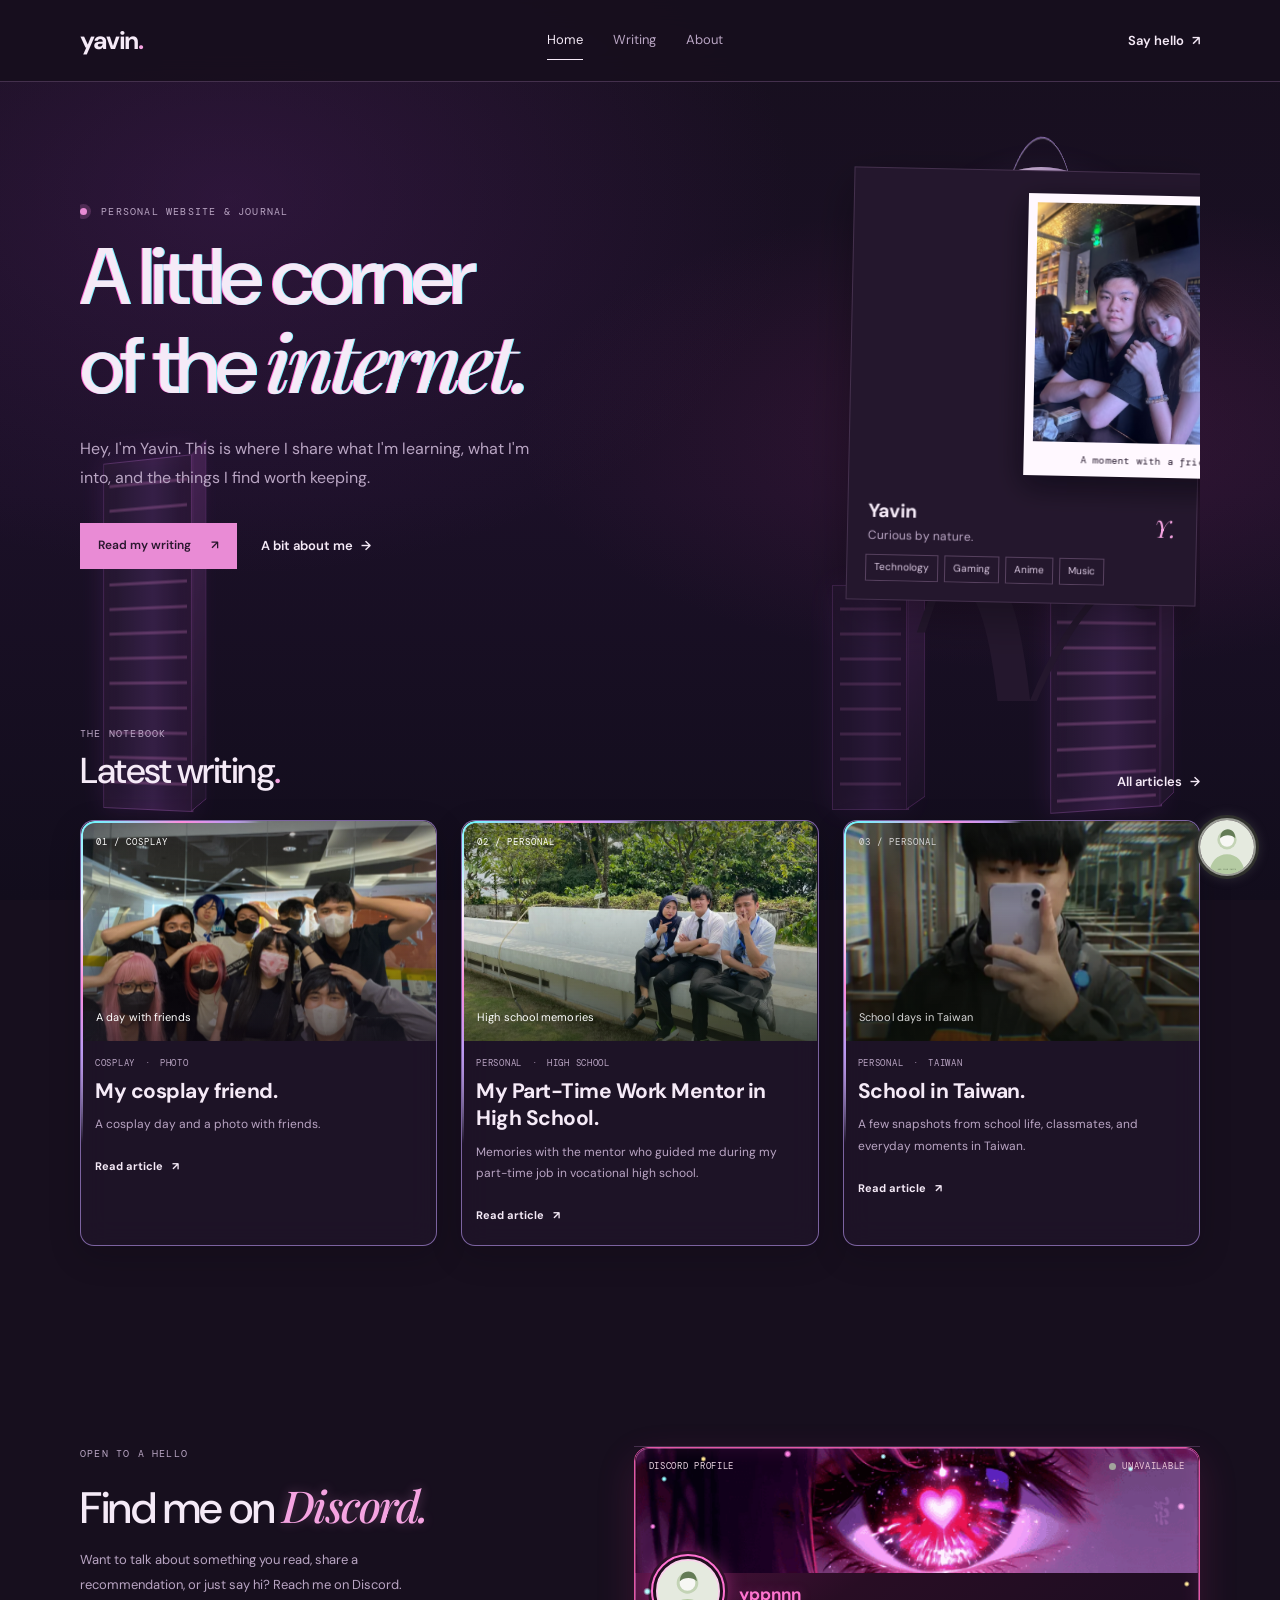
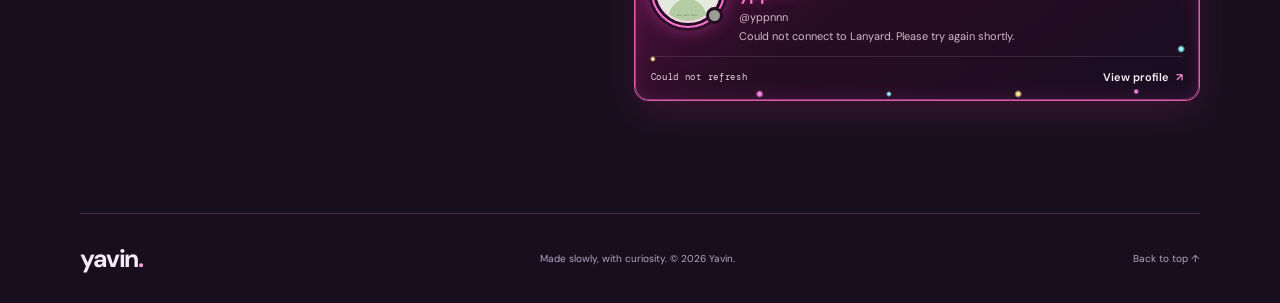
<file: index.html>
<!doctype html>
<html lang="en" data-theme="dark">
<head>
  <meta charset="utf-8">
  <meta name="viewport" content="width=device-width, initial-scale=1">
  <meta name="theme-color" content="#170f1e">
  <meta name="description" content="Yavin's personal website and blog about technology, games, anime, music, and everyday discoveries.">
  <title>Yavin — Personal Blog</title>
  <link rel="icon" href="assets/images/favicon.svg" type="image/svg+xml">
  <link rel="stylesheet" href="assets/css/style.css">
  <script src="assets/js/main.js" defer></script>
</head>
<body>
  <div class="cyberpunk-background" aria-hidden="true">
    <div class="cyberpunk-grid"></div>
    <span class="cyberpunk-tower tower-one"></span>
    <span class="cyberpunk-tower tower-two"></span>
    <span class="cyberpunk-tower tower-three"></span>
    <span class="cyberpunk-light light-one"></span>
    <span class="cyberpunk-light light-two"></span>
  </div>
  <header class="site-header">
    <a class="wordmark" href="index.html" aria-label="Yavin home">yavin<span>.</span></a>
    <nav class="main-nav" aria-label="Main navigation">
      <a class="active" href="index.html">Home</a>
      <a href="articles/index.html">Writing</a>
      <a href="about.html">About</a>
    </nav>
    <a class="header-link" href="#contact">Say hello <span aria-hidden="true">↗</span></a>
  </header>

  <main>
    <section class="hero wrap">
      <div class="hero-3d-scene" aria-hidden="true">
        <div class="hero-3d-orb">
          <div class="orb-core"></div>
          <span class="orb-ring"></span>
          <span class="orb-ring ring-two"></span>
          <span class="orb-ring ring-three"></span>
          <span class="orb-satellite"></span>
        </div>
        <span class="hero-3d-label">A LITTLE UNIVERSE / 001</span>
      </div>
      <div class="hero-copy">
        <p class="eyebrow"><span class="status-dot"></span> PERSONAL WEBSITE & JOURNAL</p>
        <h1>A little corner<br>of the <em>internet.</em></h1>
        <p class="hero-intro">Hey, I'm Yavin. This is where I share what I'm learning, what I'm into, and the things I find worth keeping.</p>
        <div class="hero-actions">
          <a class="button button-dark" href="articles/index.html">Read my writing <span aria-hidden="true">↗</span></a>
          <a class="text-link" href="about.html">A bit about me <span aria-hidden="true">→</span></a>
        </div>
      </div>
      <aside class="profile-card">
        <div class="polaroid-stack" aria-label="Photos of Yavin">
          <figure class="polaroid polaroid-one">
            <img src="assets/images/about-profile.jpg" alt="Yavin and a friend posing together at a restaurant">
            <figcaption>A moment with a friend</figcaption>
          </figure>
          <figure class="polaroid polaroid-two">
            <img src="assets/images/yavin-profile.png" alt="Yavin taking a mirror selfie">
            <figcaption>A little memory</figcaption>
          </figure>
        </div>
        <div class="profile-meta">
          <div><h2>Yavin</h2><p>Curious by nature.</p></div>
          <span class="tiny-mark" aria-hidden="true">Y.</span>
        </div>
        <div class="profile-tags"><span>Technology</span><span>Gaming</span><span>Anime</span><span>Music</span></div>
      </aside>
      <div class="hero-decoration" aria-hidden="true">Y.</div>
    </section>

    <section class="wrap section-block" id="writing">
      <div class="section-heading">
        <div><p class="eyebrow">THE NOTEBOOK</p><h2>Latest writing<span class="green-dot">.</span></h2></div>
        <a class="text-link" href="articles/index.html">All articles <span aria-hidden="true">→</span></a>
      </div>
      <div class="article-grid">
        <article class="article-card article-featured">
          <a class="article-art art-cosplay" href="articles/hello-world.html" aria-label="Read My cosplay friend">
            <img class="article-cover-image" src="assets/images/cosplay-friends.png" alt="">
            <span class="art-index">01 / COSPLAY</span><span class="art-caption">A day with friends</span>
          </a>
          <div class="article-info"><p class="article-meta">COSPLAY <span>·</span> PHOTO</p><h3><a href="articles/hello-world.html">My cosplay friend.</a></h3><p>A cosplay day and a photo with friends.</p><a class="read-link" href="articles/hello-world.html">Read article <span>↗</span></a></div>
        </article>
        <article class="article-card">
          <a class="article-art art-mentor" href="articles/digital-world.html" aria-label="Read My Part-Time Work Mentor in High School">
            <img class="article-cover-image" src="assets/images/part-time-mentor-1.png" alt="">
            <span class="art-index">02 / PERSONAL</span><span class="art-caption">High school memories</span>
          </a>
          <div class="article-info"><p class="article-meta">PERSONAL <span>·</span> HIGH SCHOOL</p><h3><a href="articles/digital-world.html">My Part-Time Work Mentor in High School.</a></h3><p>Memories with the mentor who guided me during my part-time job in vocational high school.</p><a class="read-link" href="articles/digital-world.html">Read article <span>↗</span></a></div>
        </article>
        <article class="article-card">
          <a class="article-art art-school" href="articles/current-favorites.html" aria-label="Read School in Taiwan">
            <img class="article-cover-image" src="assets/images/school-taiwan-1.jpeg" alt="">
            <span class="art-index">03 / PERSONAL</span><span class="art-caption">School days in Taiwan</span>
          </a>
          <div class="article-info"><p class="article-meta">PERSONAL <span>·</span> TAIWAN</p><h3><a href="articles/current-favorites.html">School in Taiwan.</a></h3><p>A few snapshots from school life, classmates, and everyday moments in Taiwan.</p><a class="read-link" href="articles/current-favorites.html">Read article <span>↗</span></a></div>
        </article>
      </div>
    </section>

    <section class="wrap contact-section" id="contact">
      <div><p class="eyebrow">OPEN TO A HELLO</p><h2>Find me on <em>Discord.</em></h2><p class="contact-copy">Want to talk about something you read, share a recommendation, or just say hi? Reach me on Discord.</p></div>
      <div class="social-list">
        <section class="discord-profile" data-discord-profile data-user-id="682586561791131687" aria-label="Discord profile">
          <div class="discord-profile-heading">
            <span class="discord-profile-label">DISCORD PROFILE</span>
            <span class="discord-live-indicator" data-discord-live-label><span></span><span data-discord-live-text>CONNECTING</span></span>
          </div>
          <div class="discord-banner" aria-hidden="true">
            <video class="discord-banner-media" autoplay loop muted playsinline poster="assets/images/discord-banner-poster.png" tabindex="-1">
              <source src="assets/images/discord-banner.mp4" type="video/mp4">
            </video>
          </div>
          <div class="discord-profile-content">
            <div class="discord-profile-main">
              <div class="discord-avatar-wrap">
                <img class="discord-avatar" src="assets/images/avatar-placeholder.svg" alt="Discord profile avatar">
                <span class="discord-status-dot" data-discord-status-dot></span>
              </div>
              <div class="discord-profile-info">
                <h3 data-discord-name>yppnnn</h3>
                <p data-discord-handle>@yppnnn</p>
                <p class="discord-presence" data-discord-presence aria-live="polite">Connecting to Discord...</p>
                <a class="discord-setup-link" data-discord-setup-link href="https://discord.gg/UrXF2cfJ7F" target="_blank" rel="noopener noreferrer" hidden>Join Lanyard to enable live status <span aria-hidden="true">↗</span></a>
              </div>
            </div>
            <p class="discord-activity" data-discord-activity hidden></p>
            <div class="discord-profile-footer">
              <span class="discord-updated" data-discord-updated>Updating automatically</span>
              <a href="https://discord.com/users/682586561791131687" target="_blank" rel="noopener noreferrer">View profile <span aria-hidden="true">↗</span></a>
            </div>
          </div>
        </section>
      </div>
    </section>
  </main>

  <div class="page-transition" aria-hidden="true"></div>
  <footer class="site-footer wrap"><a class="wordmark" href="index.html">yavin<span>.</span></a><p>Made slowly, with curiosity. © <span data-year></span> Yavin.</p><a href="#top" class="back-top">Back to top ↑</a></footer>
</body>
</html>
</file>
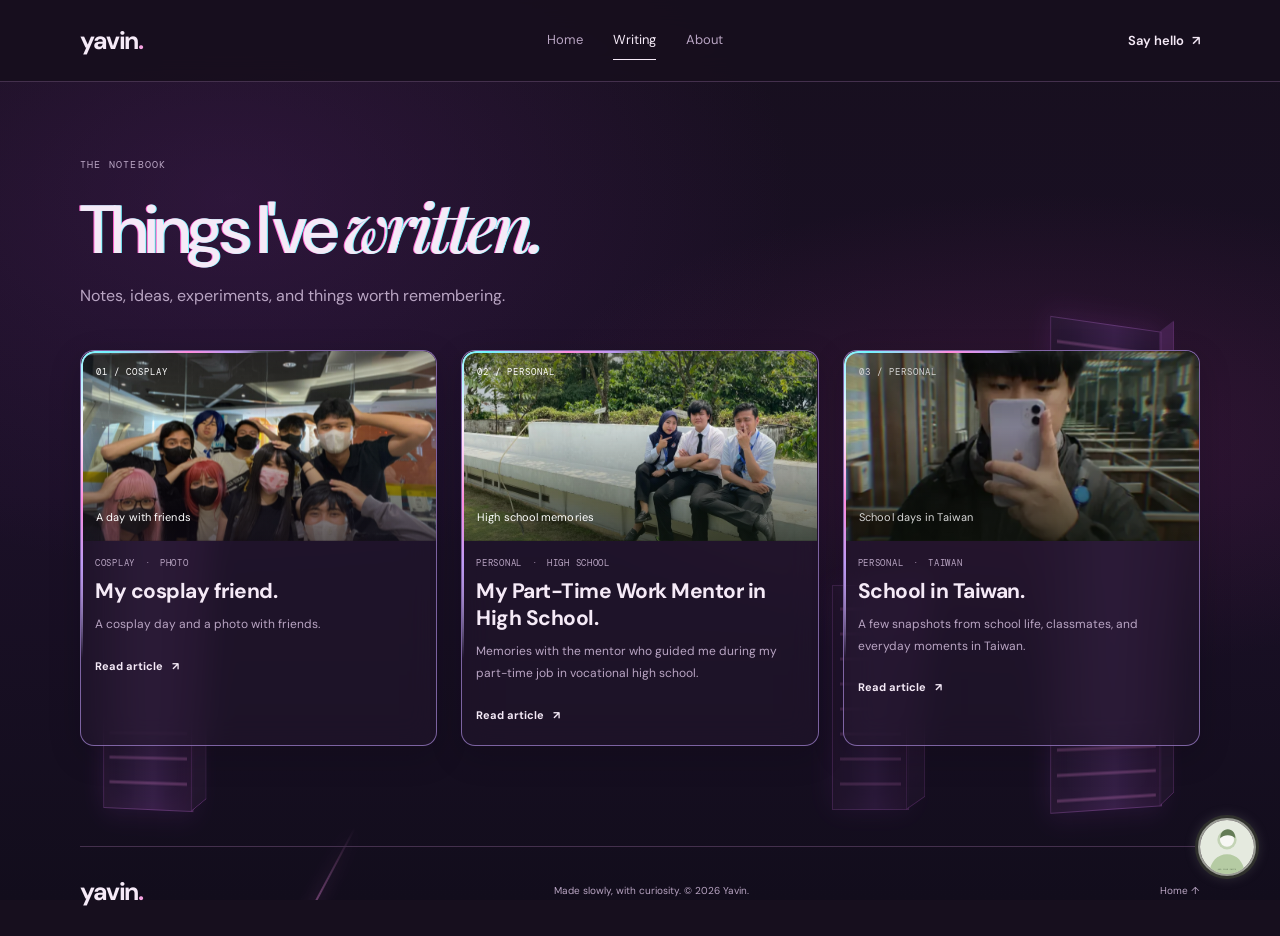
<file: articles/index.html>
<!doctype html>
<html lang="en" data-theme="dark">
<head><meta charset="utf-8"><meta name="viewport" content="width=device-width, initial-scale=1"><meta name="description" content="Writing and notes by Yavin."><title>Writing — Yavin</title><link rel="icon" href="../assets/images/favicon.svg" type="image/svg+xml"><link rel="stylesheet" href="../assets/css/style.css"><script src="../assets/js/main.js" defer></script></head>
<body>
<div class="cyberpunk-background" aria-hidden="true"><div class="cyberpunk-grid"></div><span class="cyberpunk-tower tower-one"></span><span class="cyberpunk-tower tower-two"></span><span class="cyberpunk-tower tower-three"></span><span class="cyberpunk-light light-one"></span><span class="cyberpunk-light light-two"></span></div>
<header class="site-header"><a class="wordmark" href="../index.html">yavin<span>.</span></a><nav class="main-nav" aria-label="Main navigation"><a href="../index.html">Home</a><a class="active" href="index.html">Writing</a><a href="../about.html">About</a></nav><a class="header-link" href="../index.html#contact">Say hello <span>↗</span></a></header>
<main class="wrap inner-page"><p class="eyebrow">THE NOTEBOOK</p><h1>Things I've <em>written.</em></h1><p class="page-intro">Notes, ideas, experiments, and things worth remembering.</p>
<div class="article-grid listing-grid">
<article class="article-card"><a class="article-art art-cosplay" href="hello-world.html"><img class="article-cover-image" src="../assets/images/cosplay-friends.png" alt=""><span class="art-index">01 / COSPLAY</span><span class="art-caption">A day with friends</span></a><div class="article-info"><p class="article-meta">COSPLAY <span>·</span> PHOTO</p><h3><a href="hello-world.html">My cosplay friend.</a></h3><p>A cosplay day and a photo with friends.</p><a class="read-link" href="hello-world.html">Read article <span>↗</span></a></div></article>
<article class="article-card"><a class="article-art art-mentor" href="digital-world.html"><img class="article-cover-image" src="../assets/images/part-time-mentor-1.png" alt=""><span class="art-index">02 / PERSONAL</span><span class="art-caption">High school memories</span></a><div class="article-info"><p class="article-meta">PERSONAL <span>·</span> HIGH SCHOOL</p><h3><a href="digital-world.html">My Part-Time Work Mentor in High School.</a></h3><p>Memories with the mentor who guided me during my part-time job in vocational high school.</p><a class="read-link" href="digital-world.html">Read article <span>↗</span></a></div></article>
<article class="article-card"><a class="article-art art-school" href="current-favorites.html"><img class="article-cover-image" src="../assets/images/school-taiwan-1.jpeg" alt=""><span class="art-index">03 / PERSONAL</span><span class="art-caption">School days in Taiwan</span></a><div class="article-info"><p class="article-meta">PERSONAL <span>·</span> TAIWAN</p><h3><a href="current-favorites.html">School in Taiwan.</a></h3><p>A few snapshots from school life, classmates, and everyday moments in Taiwan.</p><a class="read-link" href="current-favorites.html">Read article <span>↗</span></a></div></article>
</div>
</main><div class="page-transition" aria-hidden="true"></div>
  <footer class="site-footer wrap"><a class="wordmark" href="../index.html">yavin<span>.</span></a><p>Made slowly, with curiosity. © <span data-year></span> Yavin.</p><a href="../index.html" class="back-top">Home ↑</a></footer></body></html>
</file>
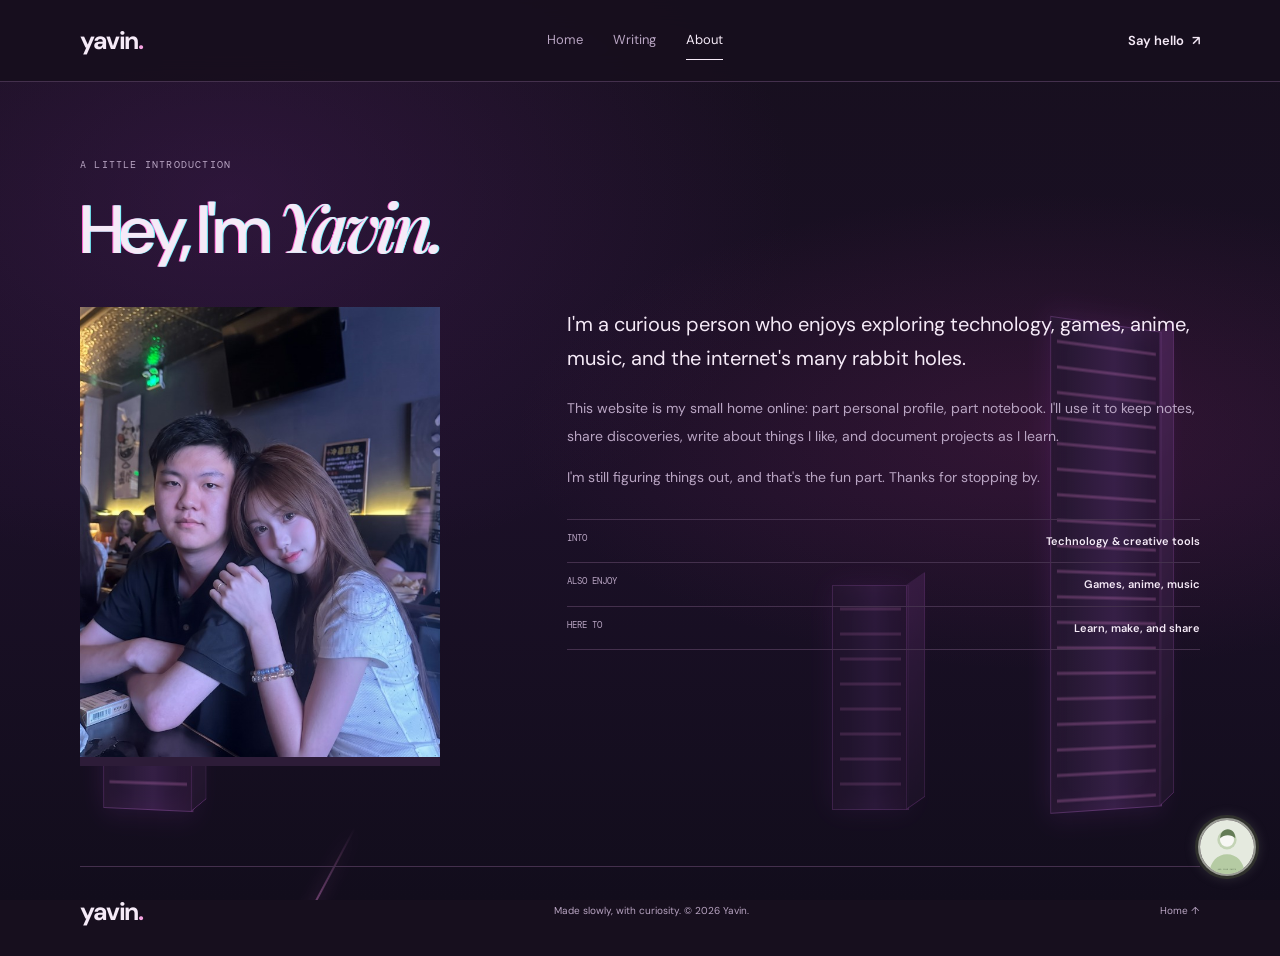
<file: about.html>
<!doctype html>
<html lang="en" data-theme="dark">
<head>
  <meta charset="utf-8"><meta name="viewport" content="width=device-width, initial-scale=1">
  <meta name="theme-color" content="#170f1e"><meta name="description" content="A little about Yavin, the person behind this blog.">
  <title>About — Yavin</title><link rel="icon" href="assets/images/favicon.svg" type="image/svg+xml"><link rel="stylesheet" href="assets/css/style.css"><script src="assets/js/main.js" defer></script>
</head>
<body>
  <div class="cyberpunk-background" aria-hidden="true"><div class="cyberpunk-grid"></div><span class="cyberpunk-tower tower-one"></span><span class="cyberpunk-tower tower-two"></span><span class="cyberpunk-tower tower-three"></span><span class="cyberpunk-light light-one"></span><span class="cyberpunk-light light-two"></span></div>
  <header class="site-header"><a class="wordmark" href="index.html">yavin<span>.</span></a><nav class="main-nav" aria-label="Main navigation"><a href="index.html">Home</a><a href="articles/index.html">Writing</a><a class="active" href="about.html">About</a></nav><a class="header-link" href="index.html#contact">Say hello <span>↗</span></a></header>
  <main class="wrap inner-page">
    <p class="eyebrow">A LITTLE INTRODUCTION</p><h1>Hey, I'm <em>Yavin.</em></h1>
    <div class="about-layout">
      <div class="about-photo"><img src="assets/images/about-profile.jpg" alt="Yavin and a friend posing together at a restaurant"></div>
      <div class="about-copy"><p class="lead">I'm a curious person who enjoys exploring technology, games, anime, music, and the internet's many rabbit holes.</p><p>This website is my small home online: part personal profile, part notebook. I'll use it to keep notes, share discoveries, write about things I like, and document projects as I learn.</p><p>I'm still figuring things out, and that's the fun part. Thanks for stopping by.</p><div class="about-facts"><div><small>INTO</small><b>Technology & creative tools</b></div><div><small>ALSO ENJOY</small><b>Games, anime, music</b></div><div><small>HERE TO</small><b>Learn, make, and share</b></div></div></div>
    </div>
  </main>
  <div class="page-transition" aria-hidden="true"></div>
  <footer class="site-footer wrap"><a class="wordmark" href="index.html">yavin<span>.</span></a><p>Made slowly, with curiosity. © <span data-year></span> Yavin.</p><a href="index.html" class="back-top">Home ↑</a></footer>
</body></html>
</file>
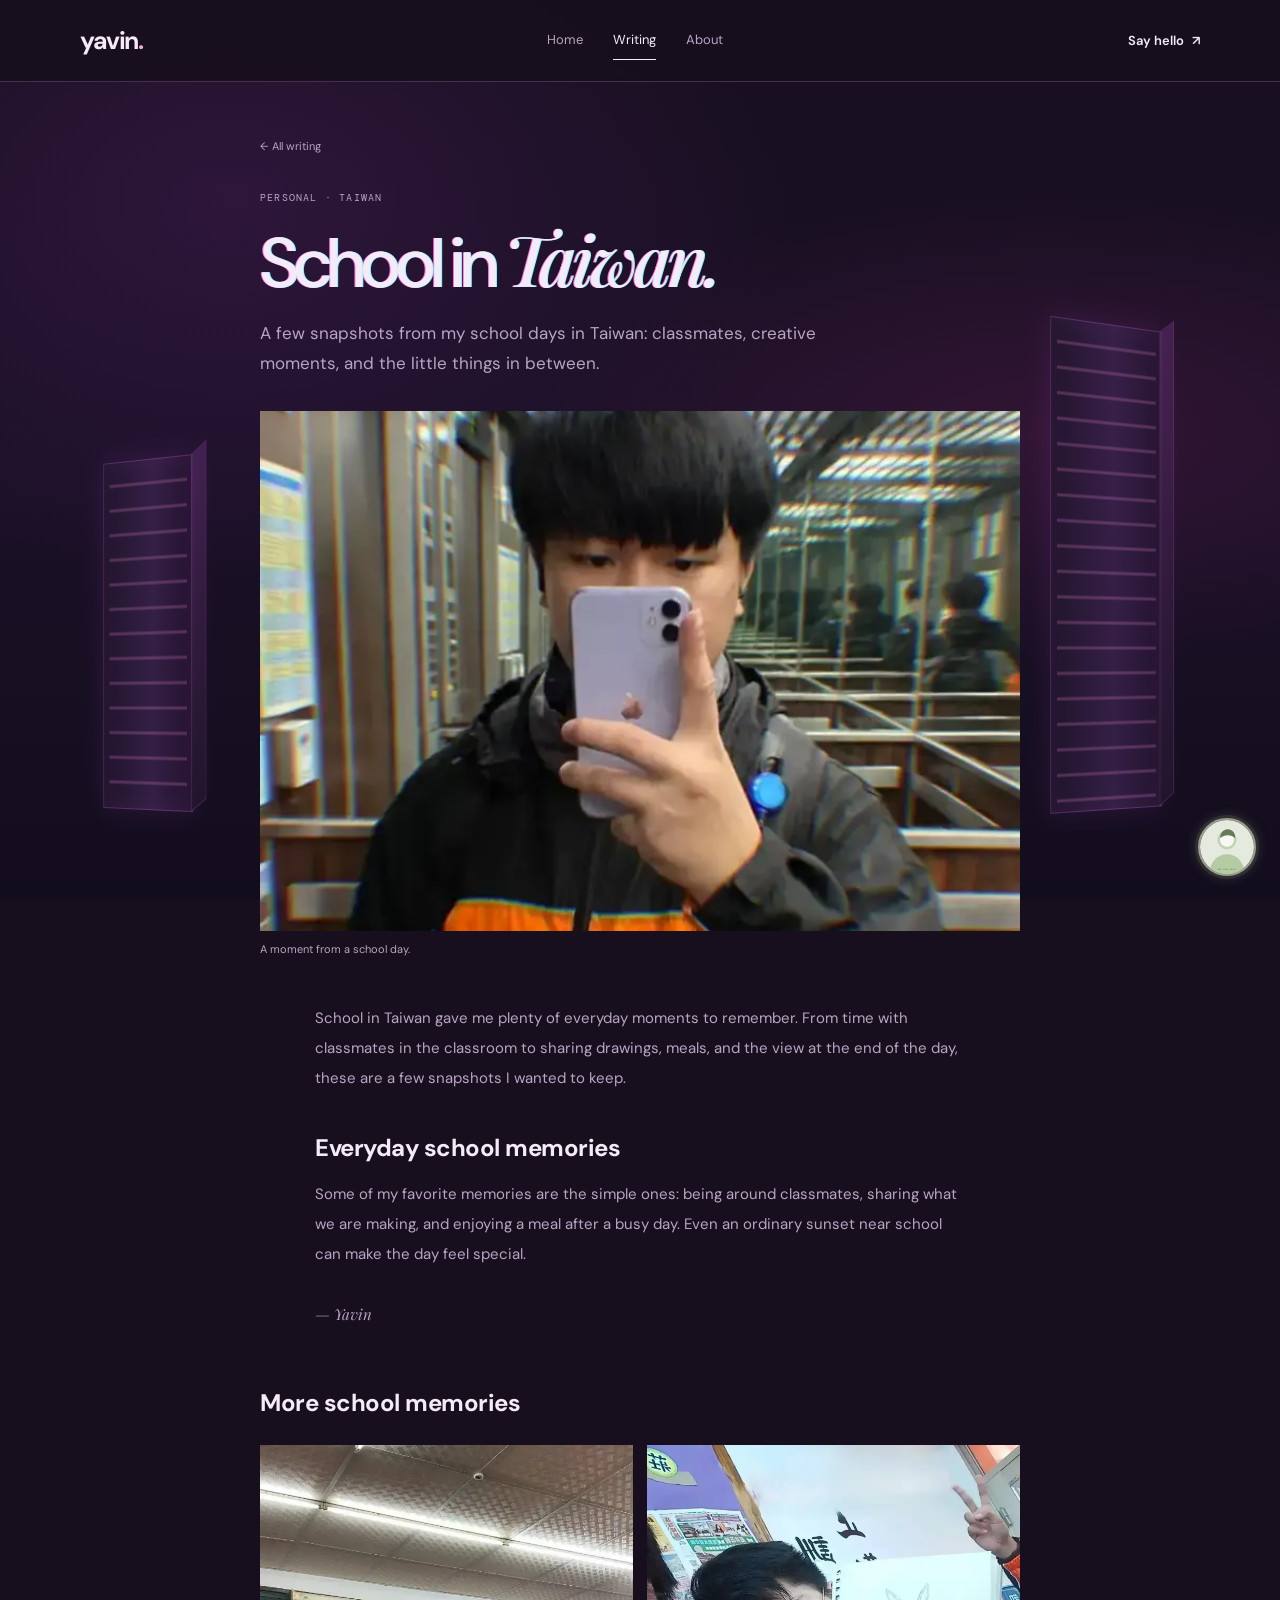
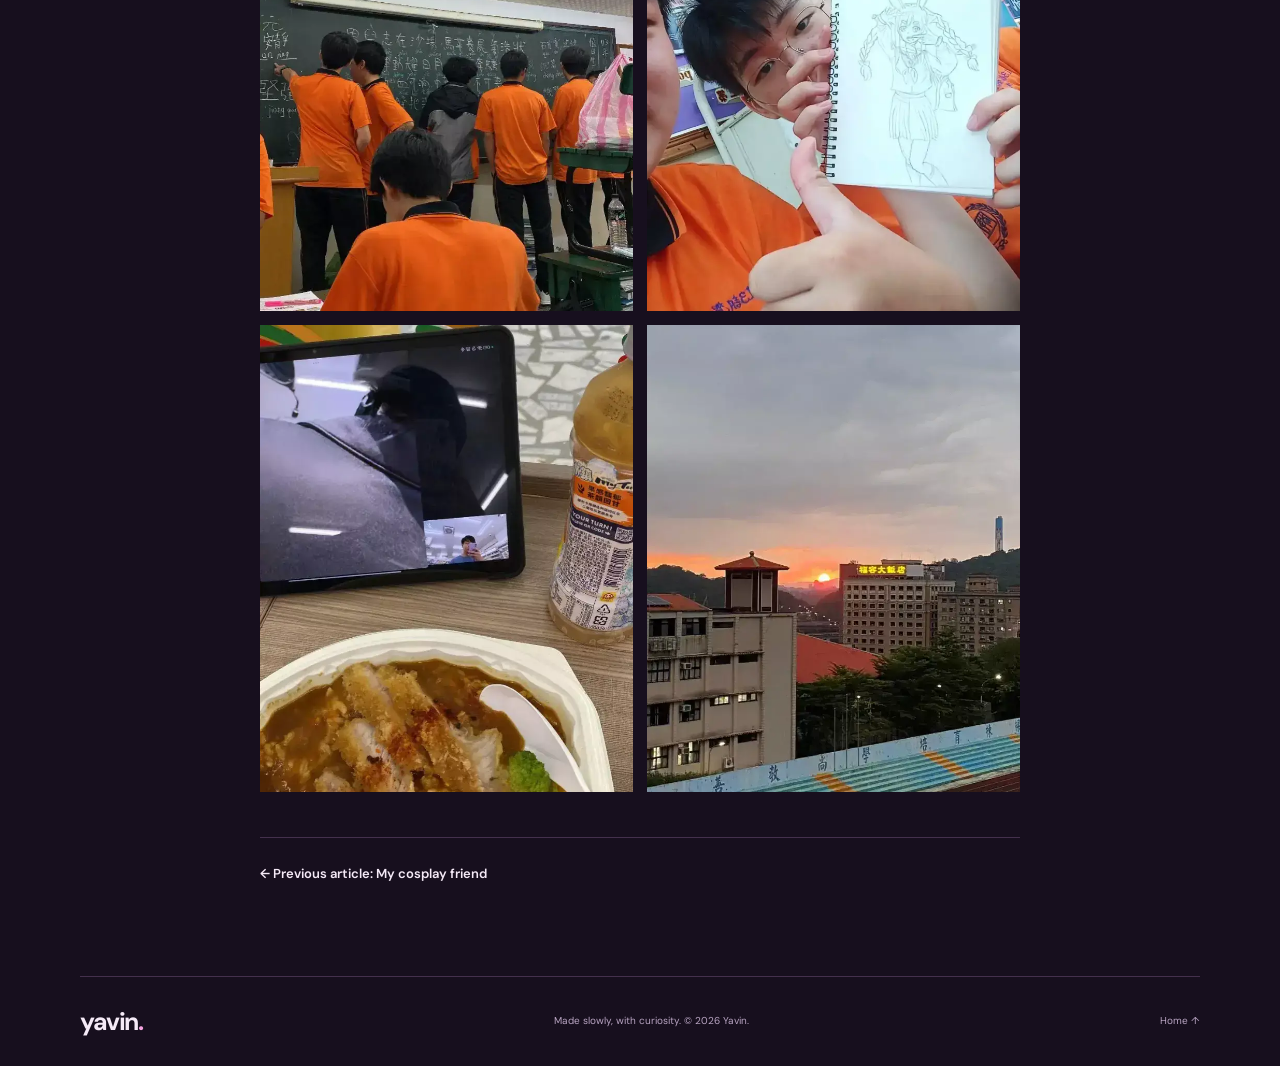
<file: articles/current-favorites.html>
<!doctype html>
<html lang="en" data-theme="dark"><head><meta charset="utf-8"><meta name="viewport" content="width=device-width, initial-scale=1"><meta name="description" content="Memories from Yavin's school life in Taiwan."><title>School in Taiwan — Yavin</title><link rel="icon" href="../assets/images/favicon.svg" type="image/svg+xml"><link rel="stylesheet" href="../assets/css/style.css"><script src="../assets/js/main.js" defer></script></head>
<body><div class="cyberpunk-background" aria-hidden="true"><div class="cyberpunk-grid"></div><span class="cyberpunk-tower tower-one"></span><span class="cyberpunk-tower tower-two"></span><span class="cyberpunk-tower tower-three"></span><span class="cyberpunk-light light-one"></span><span class="cyberpunk-light light-two"></span></div><header class="site-header"><a class="wordmark" href="../index.html">yavin<span>.</span></a><nav class="main-nav" aria-label="Main navigation"><a href="../index.html">Home</a><a class="active" href="index.html">Writing</a><a href="../about.html">About</a></nav><a class="header-link" href="../index.html#contact">Say hello <span>↗</span></a></header>
<main class="wrap article-page"><a class="back-link" href="index.html">← All writing</a><p class="eyebrow">PERSONAL · TAIWAN</p><h1>School in <em>Taiwan.</em></h1><p class="article-deck">A few snapshots from my school days in Taiwan: classmates, creative moments, and the little things in between.</p><figure class="school-hero"><img src="../assets/images/school-taiwan-1.jpeg" alt="A school-day selfie in Taiwan"><figcaption>A moment from a school day.</figcaption></figure><div class="prose"><p>School in Taiwan gave me plenty of everyday moments to remember. From time with classmates in the classroom to sharing drawings, meals, and the view at the end of the day, these are a few snapshots I wanted to keep.</p><h2>Everyday school memories</h2><p>Some of my favorite memories are the simple ones: being around classmates, sharing what we are making, and enjoying a meal after a busy day. Even an ordinary sunset near school can make the day feel special.</p><p class="signoff">— Yavin</p></div><section class="school-gallery" aria-labelledby="school-gallery-title"><h2 id="school-gallery-title">More school memories</h2><div class="school-gallery-grid">
<figure><img src="../assets/images/school-taiwan-2.jpeg" alt="Classmates gathered by the classroom board" loading="lazy" decoding="async"></figure>
<figure><img src="../assets/images/school-taiwan-3.jpeg" alt="Classmates sharing a drawing at school" loading="lazy" decoding="async"></figure>
<figure><img src="../assets/images/school-taiwan-4.jpeg" alt="A meal after school with a video call on a tablet" loading="lazy" decoding="async"></figure>
<figure><img src="../assets/images/school-taiwan-5.jpeg" alt="Sunset over the school track in Taiwan" loading="lazy" decoding="async"></figure>
</div></section><div class="article-end"><a class="text-link" href="hello-world.html">← Previous article: My cosplay friend</a></div></main><div class="page-transition" aria-hidden="true"></div>
  <footer class="site-footer wrap"><a class="wordmark" href="../index.html">yavin<span>.</span></a><p>Made slowly, with curiosity. © <span data-year></span> Yavin.</p><a href="../index.html" class="back-top">Home ↑</a></footer></body></html>
</file>
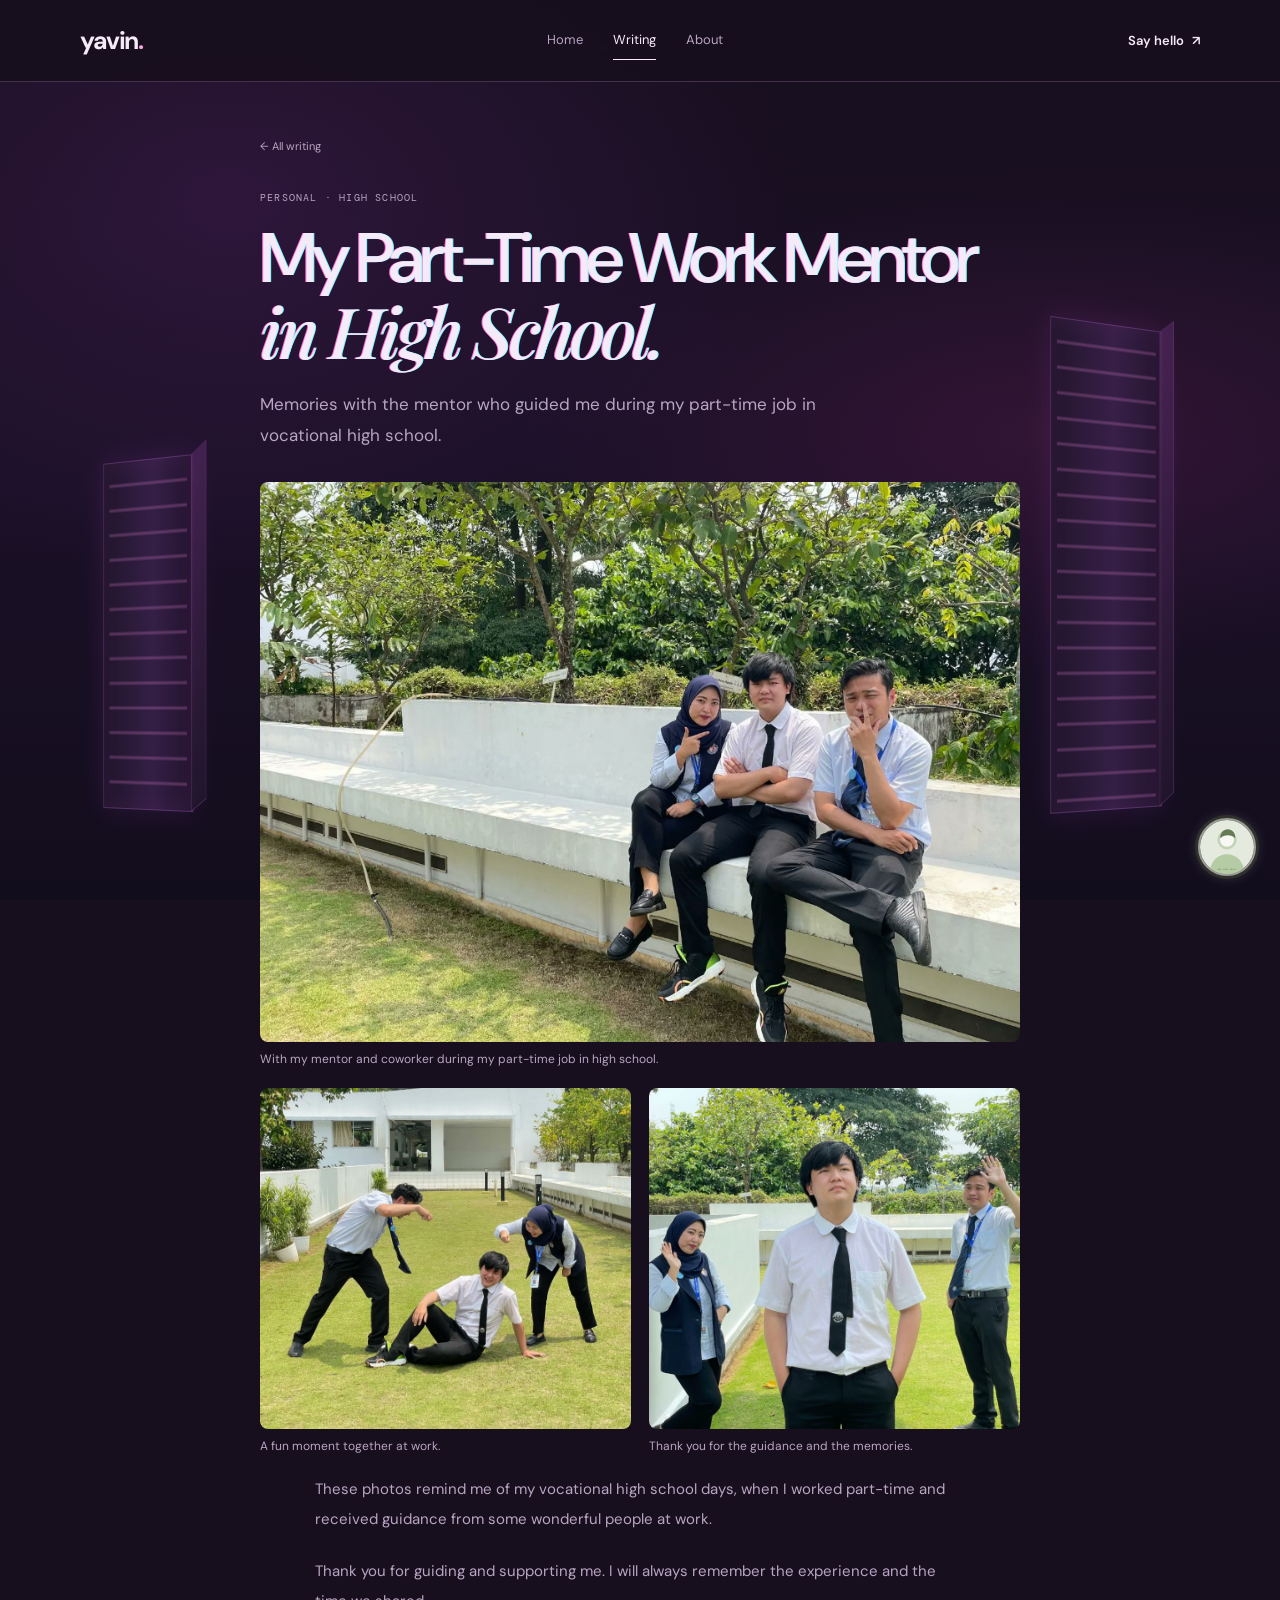
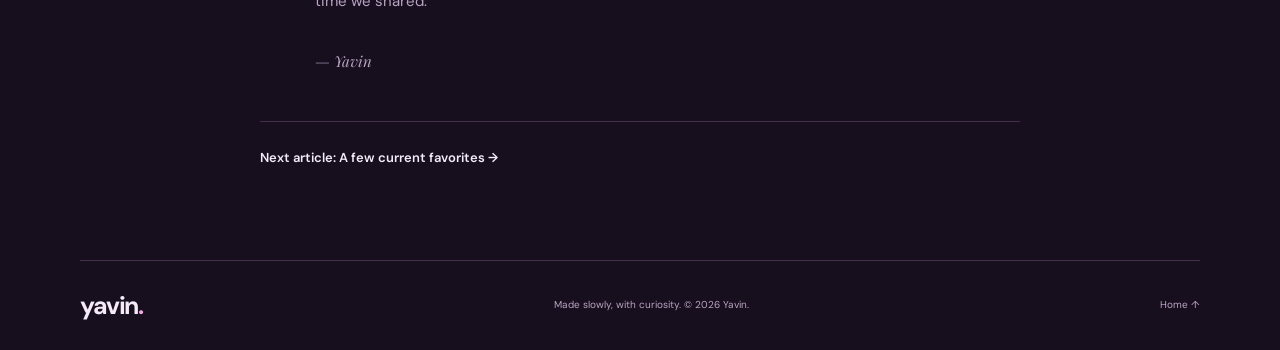
<file: articles/digital-world.html>
<!doctype html>
<html lang="en" data-theme="dark"><head><meta charset="utf-8"><meta name="viewport" content="width=device-width, initial-scale=1"><meta name="description" content="A tribute to my part-time work mentor during vocational high school."><title>My Part-Time Work Mentor in High School — Yavin</title><link rel="icon" href="../assets/images/favicon.svg" type="image/svg+xml"><link rel="stylesheet" href="../assets/css/style.css"><script src="../assets/js/main.js" defer></script></head>
<body><div class="cyberpunk-background" aria-hidden="true"><div class="cyberpunk-grid"></div><span class="cyberpunk-tower tower-one"></span><span class="cyberpunk-tower tower-two"></span><span class="cyberpunk-tower tower-three"></span><span class="cyberpunk-light light-one"></span><span class="cyberpunk-light light-two"></span></div><header class="site-header"><a class="wordmark" href="../index.html">yavin<span>.</span></a><nav class="main-nav" aria-label="Main navigation"><a href="../index.html">Home</a><a class="active" href="index.html">Writing</a><a href="../about.html">About</a></nav><a class="header-link" href="../index.html#contact">Say hello <span>↗</span></a></header>
<main class="wrap article-page"><a class="back-link" href="index.html">← All writing</a><p class="eyebrow">PERSONAL · HIGH SCHOOL</p><h1>My Part-Time Work Mentor <em>in High School.</em></h1><p class="article-deck">Memories with the mentor who guided me during my part-time job in vocational high school.</p><div class="mentor-gallery"><figure><img src="../assets/images/part-time-mentor-1.png" alt="With my mentor and coworker during my part-time job in high school"><figcaption>With my mentor and coworker during my part-time job in high school.</figcaption></figure><figure><img src="../assets/images/part-time-mentor-2.png" alt="Sharing a playful moment with my work mentor"><figcaption>A fun moment together at work.</figcaption></figure><figure><img src="../assets/images/part-time-mentor-3.png" alt="My mentor and coworker posing together outdoors"><figcaption>Thank you for the guidance and the memories.</figcaption></figure></div><div class="prose"><p>These photos remind me of my vocational high school days, when I worked part-time and received guidance from some wonderful people at work.</p><p>Thank you for guiding and supporting me. I will always remember the experience and the time we shared.</p><p class="signoff">— Yavin</p></div><div class="article-end"><a class="text-link" href="current-favorites.html">Next article: A few current favorites →</a></div></main><div class="page-transition" aria-hidden="true"></div>
  <footer class="site-footer wrap"><a class="wordmark" href="../index.html">yavin<span>.</span></a><p>Made slowly, with curiosity. © <span data-year></span> Yavin.</p><a href="../index.html" class="back-top">Home ↑</a></footer></body></html>
</file>
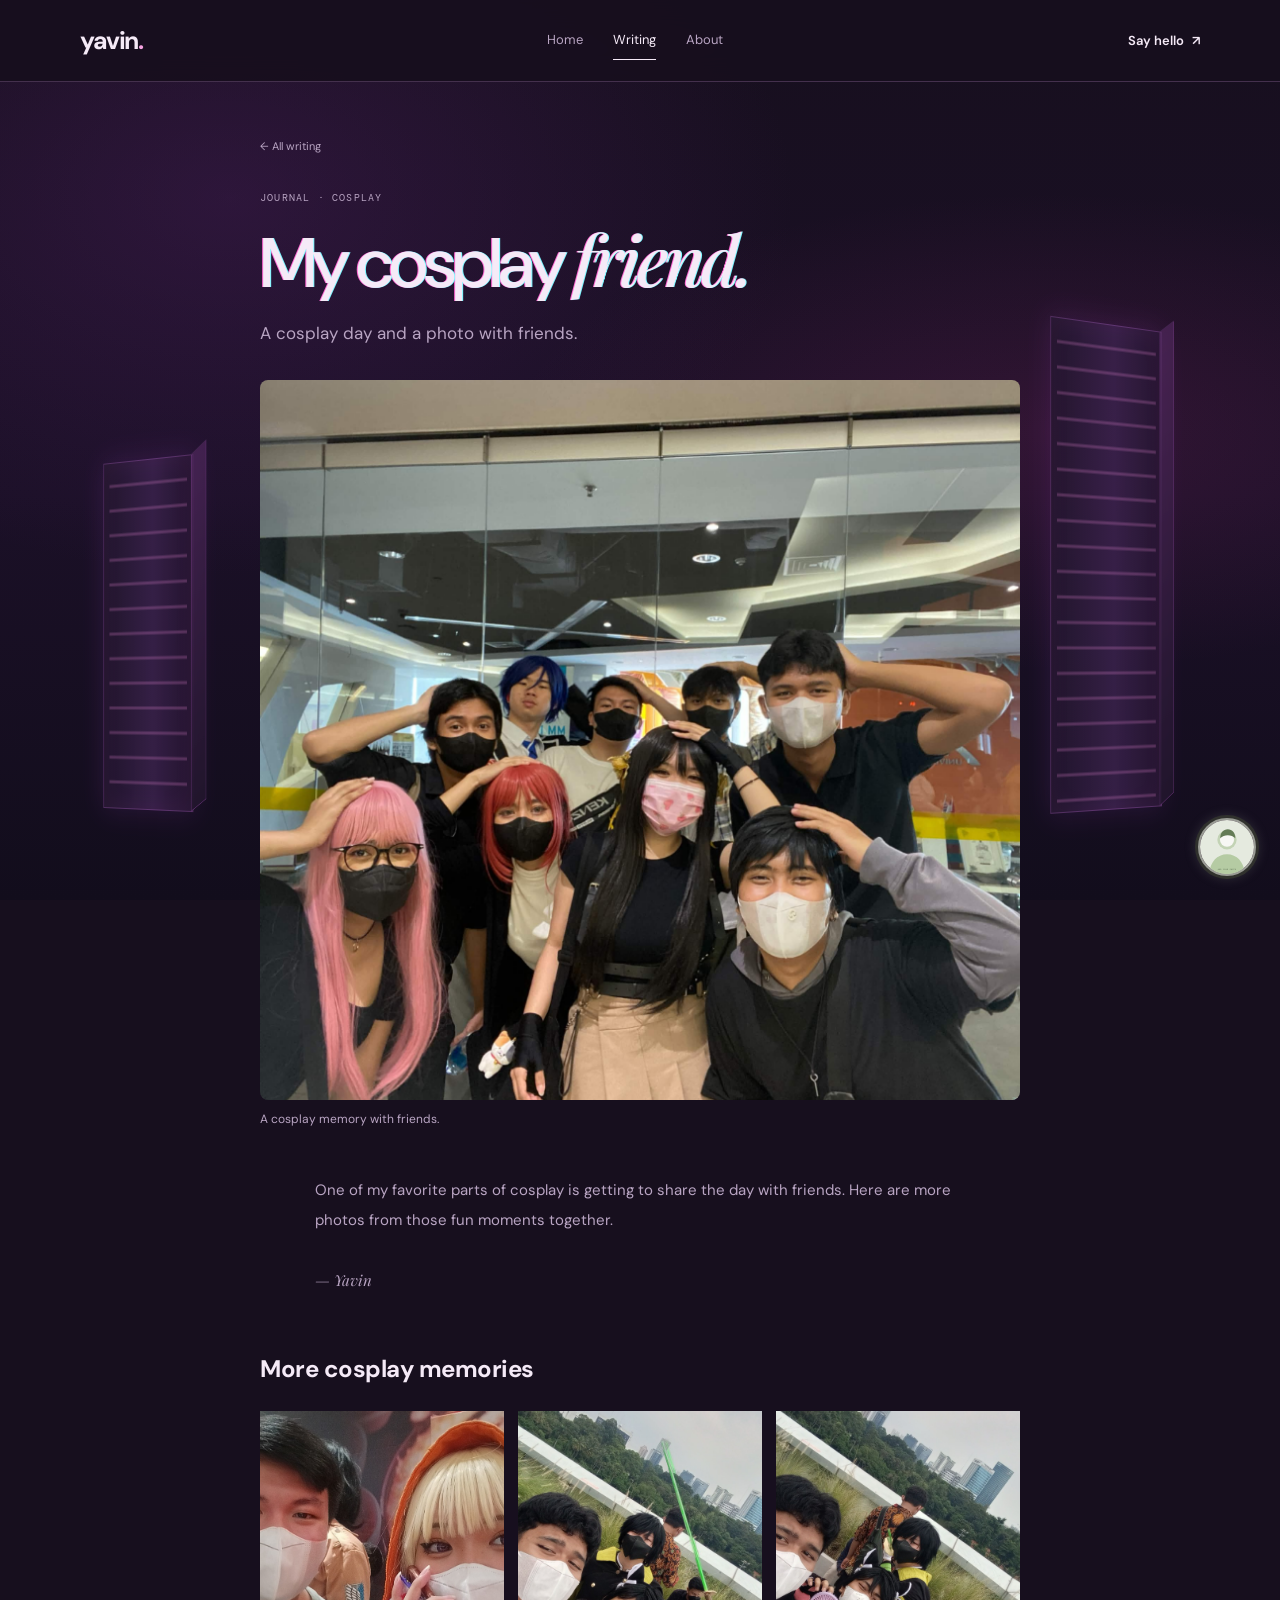
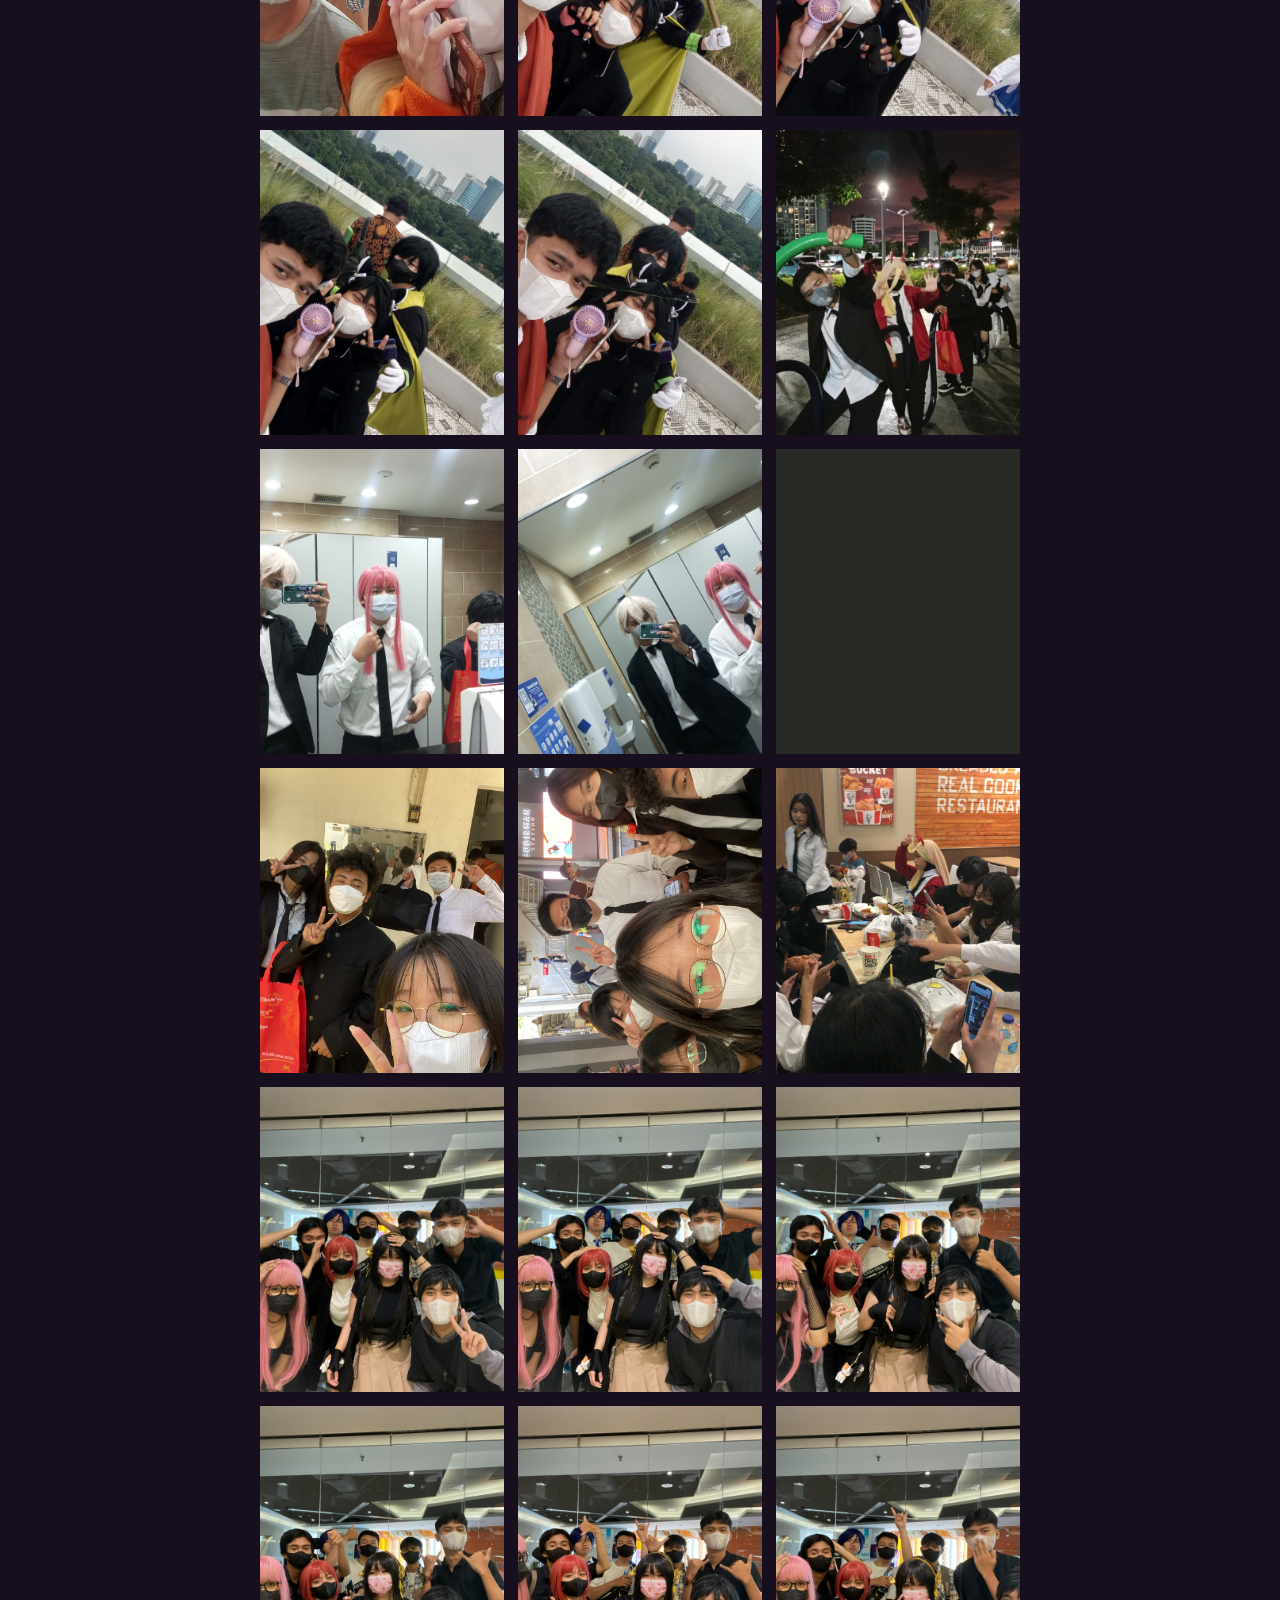
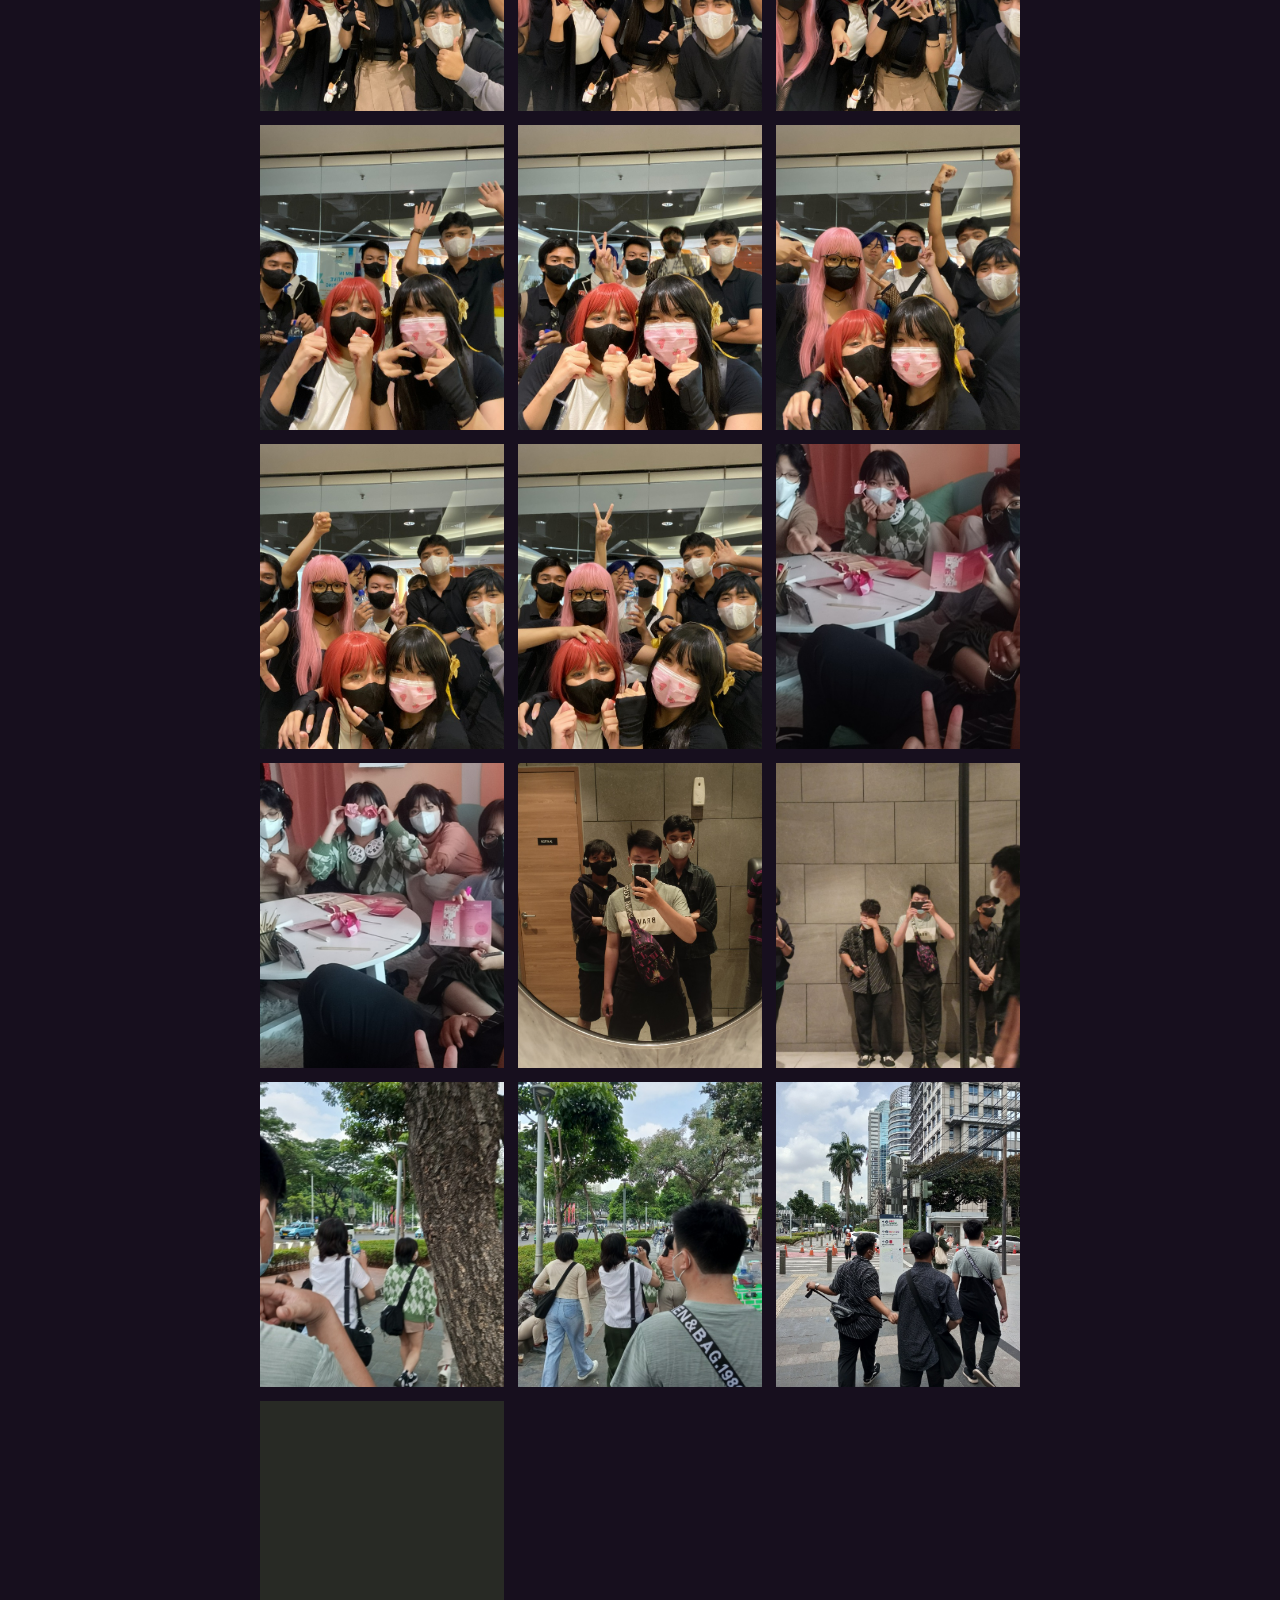
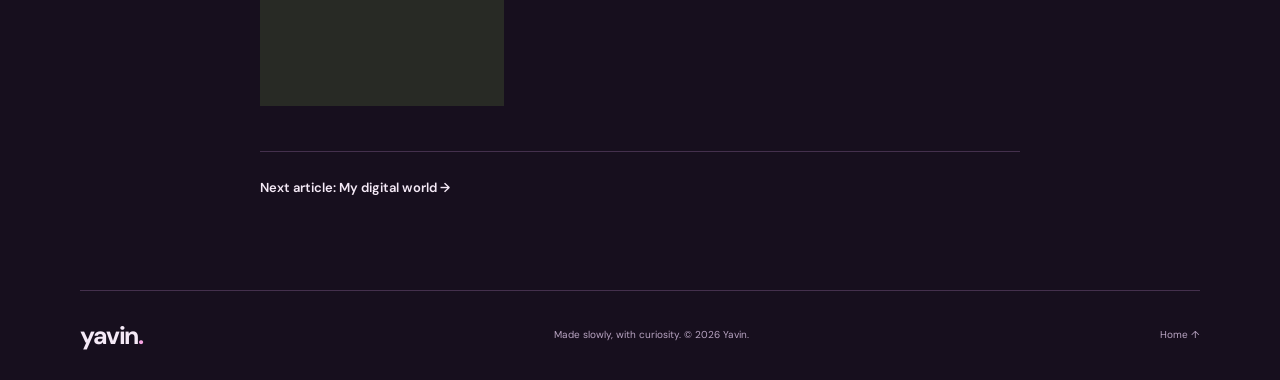
<file: articles/hello-world.html>
<!doctype html>
<html lang="en" data-theme="dark"><head><meta charset="utf-8"><meta name="viewport" content="width=device-width, initial-scale=1"><meta name="description" content="A cosplay memory with friends, shared by Yavin."><title>My cosplay friend — Yavin</title><link rel="icon" href="../assets/images/favicon.svg" type="image/svg+xml"><link rel="stylesheet" href="../assets/css/style.css"><script src="../assets/js/main.js" defer></script></head>
<body><div class="cyberpunk-background" aria-hidden="true"><div class="cyberpunk-grid"></div><span class="cyberpunk-tower tower-one"></span><span class="cyberpunk-tower tower-two"></span><span class="cyberpunk-tower tower-three"></span><span class="cyberpunk-light light-one"></span><span class="cyberpunk-light light-two"></span></div><header class="site-header"><a class="wordmark" href="../index.html">yavin<span>.</span></a><nav class="main-nav" aria-label="Main navigation"><a href="../index.html">Home</a><a class="active" href="index.html">Writing</a><a href="../about.html">About</a></nav><a class="header-link" href="../index.html#contact">Say hello <span>↗</span></a></header>
<main class="wrap article-page"><a class="back-link" href="index.html">← All writing</a><p class="eyebrow">JOURNAL · COSPLAY</p><h1>My cosplay <em>friend.</em></h1><p class="article-deck">A cosplay day and a photo with friends.</p><figure class="cosplay-photo"><img src="../assets/images/cosplay-friends.png" alt="Yavin and friends wearing cosplay costumes together"><figcaption>A cosplay memory with friends.</figcaption></figure><div class="prose"><p>One of my favorite parts of cosplay is getting to share the day with friends. Here are more photos from those fun moments together.</p><p class="signoff">— Yavin</p></div><section class="cosplay-gallery" aria-labelledby="cosplay-gallery-title"><h2 id="cosplay-gallery-title">More cosplay memories</h2><div class="cosplay-gallery-grid">
<figure><img src="../assets/images/cosplay/cosplay-01.jpg" alt="Cosplay memory 1 with friends" loading="lazy" decoding="async"></figure>
<figure><img src="../assets/images/cosplay/cosplay-02.jpg" alt="Cosplay memory 2 with friends" loading="lazy" decoding="async"></figure>
<figure><img src="../assets/images/cosplay/cosplay-03.jpg" alt="Cosplay memory 3 with friends" loading="lazy" decoding="async"></figure>
<figure><img src="../assets/images/cosplay/cosplay-04.jpg" alt="Cosplay memory 4 with friends" loading="lazy" decoding="async"></figure>
<figure><img src="../assets/images/cosplay/cosplay-05.jpg" alt="Cosplay memory 5 with friends" loading="lazy" decoding="async"></figure>
<figure><img src="../assets/images/cosplay/cosplay-06.jpg" alt="Cosplay memory 6 with friends" loading="lazy" decoding="async"></figure>
<figure><img src="../assets/images/cosplay/cosplay-07.jpg" alt="Cosplay memory 7 with friends" loading="lazy" decoding="async"></figure>
<figure><img src="../assets/images/cosplay/cosplay-08.jpg" alt="Cosplay memory 8 with friends" loading="lazy" decoding="async"></figure>
<figure><img src="../assets/images/cosplay/cosplay-09.jpg" alt="Cosplay memory 9 with friends" loading="lazy" decoding="async"></figure>
<figure><img src="../assets/images/cosplay/cosplay-10.jpg" alt="Cosplay memory 10 with friends" loading="lazy" decoding="async"></figure>
<figure><img src="../assets/images/cosplay/cosplay-11.jpg" alt="Cosplay memory 11 with friends" loading="lazy" decoding="async"></figure>
<figure><img src="../assets/images/cosplay/cosplay-12.jpg" alt="Cosplay memory 12 with friends" loading="lazy" decoding="async"></figure>
<figure><img src="../assets/images/cosplay/cosplay-13.jpg" alt="Cosplay memory 13 with friends" loading="lazy" decoding="async"></figure>
<figure><img src="../assets/images/cosplay/cosplay-14.jpg" alt="Cosplay memory 14 with friends" loading="lazy" decoding="async"></figure>
<figure><img src="../assets/images/cosplay/cosplay-15.jpg" alt="Cosplay memory 15 with friends" loading="lazy" decoding="async"></figure>
<figure><img src="../assets/images/cosplay/cosplay-16.jpg" alt="Cosplay memory 16 with friends" loading="lazy" decoding="async"></figure>
<figure><img src="../assets/images/cosplay/cosplay-17.jpg" alt="Cosplay memory 17 with friends" loading="lazy" decoding="async"></figure>
<figure><img src="../assets/images/cosplay/cosplay-18.jpg" alt="Cosplay memory 18 with friends" loading="lazy" decoding="async"></figure>
<figure><img src="../assets/images/cosplay/cosplay-19.jpg" alt="Cosplay memory 19 with friends" loading="lazy" decoding="async"></figure>
<figure><img src="../assets/images/cosplay/cosplay-20.jpg" alt="Cosplay memory 20 with friends" loading="lazy" decoding="async"></figure>
<figure><img src="../assets/images/cosplay/cosplay-21.jpg" alt="Cosplay memory 21 with friends" loading="lazy" decoding="async"></figure>
<figure><img src="../assets/images/cosplay/cosplay-22.jpg" alt="Cosplay memory 22 with friends" loading="lazy" decoding="async"></figure>
<figure><img src="../assets/images/cosplay/cosplay-23.jpg" alt="Cosplay memory 23 with friends" loading="lazy" decoding="async"></figure>
<figure><img src="../assets/images/cosplay/cosplay-24.jpg" alt="Cosplay memory 24 with friends" loading="lazy" decoding="async"></figure>
<figure><img src="../assets/images/cosplay/cosplay-25.jpg" alt="Cosplay memory 25 with friends" loading="lazy" decoding="async"></figure>
<figure><img src="../assets/images/cosplay/cosplay-26.jpg" alt="Cosplay memory 26 with friends" loading="lazy" decoding="async"></figure>
<figure><img src="../assets/images/cosplay/cosplay-27.jpg" alt="Cosplay memory 27 with friends" loading="lazy" decoding="async"></figure>
<figure><img src="../assets/images/cosplay/cosplay-28.jpg" alt="Cosplay memory 28 with friends" loading="lazy" decoding="async"></figure>
<figure><img src="../assets/images/cosplay/cosplay-29.jpg" alt="Cosplay memory 29 with friends" loading="lazy" decoding="async"></figure>
<figure><img src="../assets/images/cosplay/cosplay-30.jpg" alt="Cosplay memory 30 with friends" loading="lazy" decoding="async"></figure>
<figure><img src="../assets/images/cosplay/cosplay-31.jpg" alt="Cosplay memory 31 with friends" loading="lazy" decoding="async"></figure>
</div></section><div class="article-end"><a class="text-link" href="digital-world.html">Next article: My digital world →</a></div></main>
<div class="page-transition" aria-hidden="true"></div>
  <footer class="site-footer wrap"><a class="wordmark" href="../index.html">yavin<span>.</span></a><p>Made slowly, with curiosity. © <span data-year></span> Yavin.</p><a href="../index.html" class="back-top">Home ↑</a></footer></body></html>
</file>
<file: assets/css/style.css>
@import url('https://fonts.googleapis.com/css2?family=DM+Mono:wght@400;500&family=DM+Sans:wght@400;500;600;700&family=Playfair+Display:ital,wght@0,500;0,600;1,500;1,600&display=swap');
:root{--paper:#f7f7f4;--ink:#20221e;--muted:#777970;--line:#e4e5dd;--green:#b6ed76;--dark:#22251f;--white:#fff;--mono:"DM Mono",monospace;--sans:"DM Sans",sans-serif;--serif:"Playfair Display",serif}
*{box-sizing:border-box}html{scroll-behavior:smooth;scroll-padding-top:90px}body{margin:0;background:var(--paper);color:var(--ink);font-family:var(--sans);font-size:16px;line-height:1.65;-webkit-font-smoothing:antialiased}a{color:inherit;text-decoration:none}a:focus-visible{outline:2px solid #679d36;outline-offset:4px}.wrap{width:min(1120px,calc(100% - 48px));margin-inline:auto}.site-header{height:82px;padding:0 max(24px,calc((100% - 1120px)/2));display:flex;align-items:center;justify-content:space-between;border-bottom:1px solid var(--line);gap:24px}.wordmark{font-size:25px;letter-spacing:-1.5px;font-weight:700}.wordmark span,.green-dot{color:#77a942}.main-nav{display:flex;gap:30px;color:#777970;font-size:13px}.main-nav a{padding:8px 0}.main-nav a:hover,.main-nav a.active{color:var(--ink)}.main-nav a.active{border-bottom:1px solid var(--ink)}.header-link,.text-link{font-size:13px;font-weight:600}.header-link span,.text-link span{margin-left:5px}.hero{position:relative;display:grid;grid-template-columns:1.2fr .8fr;gap:80px;align-items:center;padding-top:88px;padding-bottom:98px;overflow:hidden}.hero-copy{position:relative;z-index:1}.eyebrow{font:10px/1.5 var(--mono);letter-spacing:1.2px;color:#73776c;margin:0 0 18px}.status-dot{display:inline-block;width:7px;height:7px;border-radius:50%;background:#80b64b;margin-right:7px;box-shadow:0 0 0 4px #e8f2dd}.hero h1,.inner-page h1,.article-page h1{font-size:clamp(48px,6.6vw,80px);line-height:1.02;letter-spacing:-4px;font-weight:500;margin:0 0 26px}.hero h1 em,.inner-page h1 em,.article-page h1 em,.contact-section h2 em{font-family:var(--serif);font-weight:500}.hero-intro{max-width:480px;color:#73766e;font-size:16px;line-height:1.85}.hero-actions{display:flex;align-items:center;gap:24px;margin-top:30px}.button{display:inline-flex;align-items:center;gap:20px;padding:13px 18px;font-size:12px;font-weight:600;transition:transform .2s,background .2s}.button:hover{transform:translateY(-2px)}.button-dark{background:var(--dark);color:white}.button-dark:hover{background:#414638}.profile-card{position:relative;z-index:1;background:#fff;border:1px solid var(--line);padding:18px;max-width:350px;width:100%;justify-self:end;box-shadow:0 15px 45px #27291b0a;transform:rotate(1.2deg)}.avatar-frame{position:relative;background:#e8eadf;aspect-ratio:1.08/1;overflow:hidden}.avatar{width:100%;height:100%;object-fit:cover}.avatar-note{position:absolute;bottom:10px;left:10px;background:#fff;padding:5px 8px;font:9px var(--mono);letter-spacing:.7px}.profile-meta{display:flex;justify-content:space-between;align-items:center;padding:15px 2px 9px}.profile-meta h2{font-size:19px;margin:0;line-height:1.3}.profile-meta p{margin:2px 0 0;color:var(--muted);font-size:12px}.tiny-mark{font:italic 24px var(--serif);color:#82ad50}.profile-tags{display:flex;flex-wrap:wrap;gap:6px}.profile-tags span{border:1px solid var(--line);padding:4px 8px;font-size:10px;color:#66695f}.hero-decoration{position:absolute;right:-28px;bottom:-130px;font:italic 380px/.8 var(--serif);color:#eef0e8;pointer-events:none}.section-block{padding-top:25px;padding-bottom:100px}.section-heading{display:flex;align-items:end;justify-content:space-between;margin-bottom:28px}.section-heading h2,.interests-inner h2,.contact-section h2{font-size:36px;line-height:1.2;letter-spacing:-1.5px;font-weight:500;margin:0}.section-heading .eyebrow,.interests-inner .eyebrow{margin-bottom:8px}.article-grid{display:grid;grid-template-columns:repeat(3,minmax(0,1fr));gap:24px}.article-card{min-width:0}.article-art{height:220px;position:relative;display:flex;flex-direction:column;justify-content:space-between;padding:15px;overflow:hidden}.art-index{font:9px var(--mono);letter-spacing:1px;position:relative;z-index:1}.art-caption{font-size:11px;letter-spacing:.1px;position:relative;z-index:1}.art-green{background:#dce8d0;color:#25351f}.art-green:after{content:"";position:absolute;width:180px;height:180px;border:1px solid #77996b;border-radius:50%;right:15%;top:18%;box-shadow:0 0 0 22px #dce8d0,0 0 0 23px #a9c49a,0 0 0 45px #dce8d0,0 0 0 46px #a9c49a}.art-symbol{font-size:95px;line-height:1;align-self:center;z-index:1;color:#658b50}.art-paper{background:#eae7df;color:#353a31}.art-lines{font:40px/.94 var(--mono);letter-spacing:6px;color:#99b27e;align-self:center;transform:rotate(-7deg);z-index:1}.art-blue{background:#d9e1e2;color:#293b3b}.art-orbit{font-size:125px;line-height:1;align-self:center;z-index:1;color:#78999a}.article-info{padding:18px 2px 0}.article-meta{font:9px var(--mono);letter-spacing:.7px;color:#818378;margin:0 0 9px}.article-meta span{padding:0 4px}.article-info h3{font-size:21px;line-height:1.3;letter-spacing:-.5px;margin:0 0 9px}.article-info h3 a:hover{text-decoration:underline;text-decoration-color:#8cb75f;text-underline-offset:4px}.article-info>p:not(.article-meta){font-size:12px;color:#777970;line-height:1.8;margin:0 0 16px}.read-link{font-size:11px;font-weight:700}.read-link span{margin-left:6px}.interests-band{background:#eeefe8;border-top:1px solid var(--line);border-bottom:1px solid var(--line);padding:50px 0}.interests-inner{display:grid;grid-template-columns:1fr 1.3fr auto;align-items:center;gap:35px}.interest-list{display:grid;grid-template-columns:1fr 1fr;gap:12px 24px}.interest-list span{font:10px var(--mono);color:#8b8d83}.interest-list b{font:500 12px var(--sans);color:var(--ink);margin-left:8px}.contact-section{display:grid;grid-template-columns:.9fr 1.1fr;gap:90px;padding-top:100px;padding-bottom:100px}.contact-section h2{font-size:44px}.contact-copy{max-width:350px;color:#777970;font-size:13px;line-height:1.9}.social-list{border-top:1px solid var(--line)}.social-item{display:grid;grid-template-columns:42px 1fr 20px;align-items:center;gap:12px;padding:15px 0;border-bottom:1px solid var(--line)}.social-icon{width:36px;height:36px;display:grid;place-items:center;background:#eeefe8;font-size:19px}.social-item b{display:block;font-size:13px}.social-item small{display:block;font-size:11px;color:var(--muted);margin-top:2px}.external{justify-self:end;color:#7eaa4d}.social-item:hover .external{transform:translate(2px,-2px)}.site-footer{min-height:90px;border-top:1px solid var(--line);display:flex;align-items:center;justify-content:space-between;gap:20px}.site-footer p,.back-top{font-size:10px;color:#85877e}.back-top:hover{color:var(--ink)}.inner-page{padding-top:75px;padding-bottom:100px;min-height:65vh}.inner-page h1{font-size:clamp(45px,6vw,68px);margin-bottom:18px}.page-intro{color:var(--muted);margin:0 0 38px}.about-layout{display:grid;grid-template-columns:.8fr 1.2fr;gap:65px;margin-top:42px;align-items:start}.about-photo{position:relative;background:#e8eadf;aspect-ratio:4/5;max-width:360px}.about-photo img{width:100%;height:100%;object-fit:cover}.about-photo span{position:absolute;bottom:12px;left:12px;background:white;padding:5px 8px;font:9px var(--mono)}.about-copy p{color:#777970;font-size:14px;line-height:1.95}.about-copy .lead{font-size:20px;color:var(--ink);line-height:1.7;margin-top:0}.about-facts{border-top:1px solid var(--line);margin:28px 0}.about-facts div{display:flex;justify-content:space-between;gap:20px;padding:12px 0;border-bottom:1px solid var(--line)}.about-facts small{font:9px var(--mono);color:#888a81}.about-facts b{font-size:11px;font-weight:600}.article-page{max-width:760px;padding-top:50px;padding-bottom:90px}.back-link{display:inline-block;color:#74776e;font-size:11px;margin-bottom:35px}.article-page h1{font-size:clamp(44px,6vw,70px);margin-bottom:18px}.article-deck{max-width:610px;font-size:17px;line-height:1.8;color:#777970;margin-bottom:30px}.article-hero{height:330px;margin:32px 0 45px}.article-hero .art-symbol{font-size:145px}.article-hero .art-lines{font-size:55px}.article-hero .art-orbit{font-size:170px}.prose{max-width:650px;margin-inline:auto}.prose p{font-size:15px;line-height:2;color:#55584f;margin:0 0 22px}.prose h2{font-size:24px;letter-spacing:-.5px;margin:35px 0 12px}.prose .signoff{font-family:var(--serif);font-style:italic;color:var(--ink);margin-top:30px}.article-end{border-top:1px solid var(--line);padding-top:22px;margin-top:45px}.edit-note{font-size:12px;color:#777970;margin-top:35px;padding:15px;background:#eeefe8}.listing-grid{margin-top:40px}.listing-grid .article-art{height:190px}
.cosplay-photo{margin:32px 0 45px}.cosplay-photo img{display:block;width:100%;max-height:720px;object-fit:cover;border-radius:8px}.cosplay-photo figcaption{margin-top:10px;color:var(--muted);font-size:12px}.prose p{font-size:15px;line-height:2;color:#55584f;margin:0 0 22px}.prose h2{font-size:24px;letter-spacing:-.5px;margin:35px 0 12px}.prose .signoff{font-family:var(--serif);font-style:italic;color:var(--ink);margin-top:30px}.article-end{border-top:1px solid var(--line);padding-top:22px;margin-top:45px}.edit-note{font-size:12px;color:#777970;margin-top:35px;padding:15px;background:#eeefe8}.listing-grid{margin-top:40px}.listing-grid .article-art{height:190px}
.art-cosplay{isolation:isolate;background:#321a2d;color:#fff}
.article-cover-image{position:absolute;z-index:0;inset:0;width:100%;height:100%;object-fit:cover;object-position:center 48%;transition:transform .35s ease}
.art-cosplay:after{position:absolute;z-index:1;inset:0;background:linear-gradient(180deg,#120c184d 0%,transparent 38%,#120c18a6 100%);content:""}
.art-cosplay .art-index,.art-cosplay .art-caption,.art-mentor .art-index,.art-mentor .art-caption{z-index:2}
.art-cosplay:hover .article-cover-image{transform:scale(1.04)}
.art-mentor{isolation:isolate;background:#233328;color:#fff}
.art-mentor:after{position:absolute;z-index:1;inset:0;background:linear-gradient(180deg,#10160d55 0%,transparent 40%,#10160db3 100%);content:""}
.art-mentor:hover .article-cover-image{transform:scale(1.04)}
html[data-theme="dark"] .article-art.art-cosplay{filter:none}
html[data-theme="dark"] .article-art.art-mentor{filter:none}
.mentor-gallery{display:grid;grid-template-columns:repeat(2,minmax(0,1fr));gap:18px;margin:32px 0 45px}
.mentor-gallery figure{margin:0;min-width:0}
.mentor-gallery figure:first-child{grid-column:1/-1}
.mentor-gallery img{display:block;width:100%;height:100%;max-height:560px;object-fit:cover;border-radius:8px}
.mentor-gallery figure:first-child img{object-position:center 58%}
.mentor-gallery figcaption{margin-top:8px;color:var(--muted);font-size:12px}
@media(max-width:600px){.mentor-gallery{grid-template-columns:1fr;gap:16px}.mentor-gallery figure:first-child{grid-column:auto}.mentor-gallery img{max-height:420px}}.prose p{font-size:15px;line-height:2;color:#55584f;margin:0 0 22px}.prose h2{font-size:24px;letter-spacing:-.5px;margin:35px 0 12px}.prose .signoff{font-family:var(--serif);font-style:italic;color:var(--ink);margin-top:30px}.article-end{border-top:1px solid var(--line);padding-top:22px;margin-top:45px}.edit-note{font-size:12px;color:#777970;margin-top:35px;padding:15px;background:#eeefe8}.listing-grid{margin-top:40px}.listing-grid .article-art{height:190px}
@media(max-width:800px){.hero{gap:35px;padding-top:65px;padding-bottom:75px}.hero h1{font-size:58px}.profile-card{max-width:290px}.article-grid{gap:16px}.article-art{height:180px}.interests-inner{grid-template-columns:1fr 1.3fr}.interests-inner>.text-link{grid-column:1/-1}.contact-section{gap:40px}.about-layout{gap:35px}}
@media(max-width:600px){.wrap{width:calc(100% - 36px)}.site-header{height:68px;padding:0 18px;gap:12px}.wordmark{font-size:23px}.main-nav{gap:14px;font-size:11px}.header-link{font-size:11px}.hero{grid-template-columns:1fr;gap:38px;padding-top:58px;padding-bottom:65px}.hero h1{font-size:58px;letter-spacing:-3px}.hero-intro{font-size:14px}.profile-card{justify-self:start;max-width:310px;margin-left:8px}.hero-decoration{font-size:250px;right:-20px;bottom:-70px}.section-block{padding-bottom:65px}.section-heading h2,.interests-inner h2{font-size:29px}.article-grid{grid-template-columns:1fr;gap:35px}#writing .article-grid{grid-template-columns:none;grid-auto-flow:column;grid-auto-columns:min(84vw,330px);gap:16px;overflow-x:auto;padding:0 0 14px;scroll-snap-type:x mandatory;overscroll-behavior-inline:contain;-webkit-overflow-scrolling:touch;scrollbar-color:#bd9af4 #2d1c38;scrollbar-width:thin}#writing .article-card{min-width:0;scroll-snap-align:start}#writing .article-art{height:190px}.article-art{height:230px}.interests-inner{grid-template-columns:1fr;gap:22px}.interest-list{gap:14px}.interests-inner>.text-link{grid-column:auto}.contact-section{grid-template-columns:1fr;gap:25px;padding-top:65px;padding-bottom:65px}.contact-section h2{font-size:37px}.site-footer{flex-wrap:wrap;padding:20px 0;min-height:unset}.site-footer p{order:3;width:100%;margin:0}.inner-page{padding-top:55px;padding-bottom:65px}.inner-page h1{letter-spacing:-2px}.about-layout{grid-template-columns:1fr;gap:30px}.about-photo{max-width:100%;width:100%;aspect-ratio:1/1}.article-page{padding-top:35px;padding-bottom:65px}.article-page h1{letter-spacing:-2px}.article-deck{font-size:15px}.article-hero{height:240px;margin:25px 0 35px}.article-hero .art-symbol{font-size:110px}.article-hero .art-orbit{font-size:130px}.article-hero .art-lines{font-size:42px}.prose p{font-size:14px}.listing-grid .article-art{height:230px}}
@media(prefers-reduced-motion:reduce){html{scroll-behavior:auto}*,*:before,*:after{transition:none!important}}


/* --- Interactive polish: reveal motion, depth, and 3D accents --- */
:root { --motion-ease: cubic-bezier(.2,.75,.25,1); }
html { scroll-behavior: smooth; }
body { overflow-x: hidden; }
.site-header { position: sticky; top: 0; z-index: 20; background: rgba(247,247,244,.88); backdrop-filter: blur(14px); }
.site-header::after { content:""; position:absolute; left:0; bottom:-1px; height:2px; width:var(--scroll-progress,0%); background:#9dc96d; transition:width .08s linear; }
.site-header { position: sticky; }
html[data-theme="dark"]{color-scheme:dark;--paper:#170f1e;--ink:#f5eaf7;--muted:#b9a5c3;--line:#44304d;--green:#ef91d8;--dark:#e98bd5;--white:#24172d;--accent:#e98bd5;--accent-strong:#f5a3e1;--accent-purple:#bd9af4;--surface:#24172d;--surface-soft:#2d1c38}
html[data-theme="dark"] body{background:var(--paper);color:var(--ink)}
html[data-theme="dark"] .site-header{background:rgba(23,15,30,.92)}
html[data-theme="dark"] .site-header::after{background:linear-gradient(90deg,var(--accent-purple),var(--accent-strong))}
html[data-theme="dark"] .main-nav{color:var(--muted)}
html[data-theme="dark"] .eyebrow,
html[data-theme="dark"] .hero-intro,
html[data-theme="dark"] .profile-meta p,
html[data-theme="dark"] .article-meta,
html[data-theme="dark"] .article-info>p:not(.article-meta),
html[data-theme="dark"] .contact-copy,
html[data-theme="dark"] .site-footer p,
html[data-theme="dark"] .back-top,
html[data-theme="dark"] .page-intro,
html[data-theme="dark"] .about-copy p,
html[data-theme="dark"] .about-facts small,
html[data-theme="dark"] .back-link,
html[data-theme="dark"] .article-deck,
html[data-theme="dark"] .prose,
html[data-theme="dark"] .prose p,
html[data-theme="dark"] .edit-note{color:var(--muted)}
html[data-theme="dark"] .hero h1,
html[data-theme="dark"] .inner-page h1,
html[data-theme="dark"] .article-page h1,
html[data-theme="dark"] .about-copy .lead,
html[data-theme="dark"] .section-heading h2,
html[data-theme="dark"] .interests-inner h2,
html[data-theme="dark"] .contact-section h2,
html[data-theme="dark"] .article-info h3,
html[data-theme="dark"] .prose h2{color:var(--ink)}
html[data-theme="dark"] .button-dark{background:var(--accent);color:#29172e}
html[data-theme="dark"] .button-dark:hover{background:var(--accent-strong)}
html[data-theme="dark"] .profile-card{background:var(--surface);border-color:var(--line);box-shadow:0 15px 45px #0005}
html[data-theme="dark"] .avatar-frame,
html[data-theme="dark"] .about-photo{background:var(--surface-soft)}
html[data-theme="dark"] .avatar-note,
html[data-theme="dark"] .about-photo span{background:var(--surface);color:var(--ink)}
html[data-theme="dark"] .edit-note{background:var(--surface-soft)}
html[data-theme="dark"] .profile-tags span{border-color:#57415f;color:#dbc9e2}
html[data-theme="dark"] .hero-decoration{color:#24172d}
html[data-theme="dark"] .interests-band{background:#201528;border-color:var(--line)}
html[data-theme="dark"] .interest-list span{color:var(--muted)}
html[data-theme="dark"] .interest-list b{color:var(--ink)}
html[data-theme="dark"] .social-item:hover{background:var(--surface)}
html[data-theme="dark"] .social-icon{background:var(--surface-soft)}
html[data-theme="dark"] .article-art{filter:brightness(.84) saturate(.9)}
html[data-theme="dark"] .article-art .art-index,
html[data-theme="dark"] .article-art .art-caption{color:inherit}
html[data-theme="dark"] .site-footer{border-color:var(--line)}
html[data-theme="dark"] a:focus-visible,
html[data-theme="dark"] button:focus-visible{outline-color:var(--accent-strong)}
html[data-theme="dark"] .wordmark span,
html[data-theme="dark"] .green-dot,
html[data-theme="dark"] .external,
html[data-theme="dark"] .tiny-mark{color:var(--accent-strong)}
html[data-theme="dark"] .status-dot{background:var(--accent);box-shadow:0 0 0 4px #e98bd533}
html[data-theme="dark"] .hero-3d-orb .orb-core{background:radial-gradient(circle at 28% 24%,#fff0ff 0%,#edb9f5 12%,#c889e8 34%,#9457c7 57%,#4d2c69 100%);box-shadow:inset -22px -25px 38px #29163c88,inset 12px 12px 24px #ffffff9c,0 24px 55px #bd9af444}
html[data-theme="dark"] .orb-ring{border-color:#d29ae8}
html[data-theme="dark"] .orb-ring.ring-two{border-color:#f0a8dc}
html[data-theme="dark"] .orb-ring.ring-three{border-color:#a985d5}
html[data-theme="dark"] .orb-satellite{background:#fff0ff;border-color:var(--accent);box-shadow:0 0 22px #ef91d8a8}
html[data-theme="dark"] .hero-3d-label{color:#d4b0e6}
html[data-theme="dark"] .interest-list span:hover{color:var(--accent-strong)}
html[data-theme="dark"] .page-transition::after{background:
  radial-gradient(circle at 15% 100%,#83f4ff99 0 4px,transparent 5px),
  radial-gradient(circle at 31% 87%,#fff2ff88 0 2px,transparent 3px),
  radial-gradient(circle at 47% 103%,#83f4ff88 0 5px,transparent 6px),
  radial-gradient(circle at 62% 91%,#fff2ff88 0 3px,transparent 4px),
  radial-gradient(circle at 77% 102%,#83f4ff88 0 4px,transparent 5px),
  radial-gradient(circle at 91% 88%,#fff2ff77 0 2px,transparent 3px);
  filter:drop-shadow(0 0 7px #83f4ff99)}
html[data-theme="dark"] .cosplay-gallery-grid figure,
html[data-theme="dark"] .school-gallery-grid figure{background:var(--surface-soft)}
@media(max-width:600px){.site-header{gap:12px}.main-nav{gap:16px}}
.hero-copy > *, .section-heading, .article-card, .interests-inner > *, .contact-section > *, .inner-page > *, .about-layout > *, .article-page > * {
  --reveal-y: 22px;
}
.js-reveal { opacity: 0; transform: translateY(var(--reveal-y,22px)); transition: opacity .7s var(--motion-ease), transform .7s var(--motion-ease); }
.js-reveal.is-visible { opacity: 1; transform: translateY(0); }
.article-card { perspective: 900px; }
.article-card .article-art { transform-style: preserve-3d; transition: transform .35s var(--motion-ease), box-shadow .35s var(--motion-ease); will-change: transform; }
.article-card .article-art:hover { box-shadow: 0 18px 34px rgba(31,39,23,.12); }
.article-art > * { transform: translateZ(18px); }
.profile-card { transform-style: preserve-3d; transition: transform .18s ease-out, box-shadow .3s ease; will-change: transform; }
.profile-card:hover { box-shadow: 0 25px 55px rgba(39,41,27,.13); }
.polaroid-stack { position:relative; height:clamp(240px,26vw,290px); margin:0 -3px 8px; perspective:900px; transform:translateZ(18px); }
.polaroid { position:absolute; top:4px; left:50%; display:flex; flex-direction:column; width:min(82%,250px); height:calc(100% - 8px); margin:0; padding:9px 9px 0; background:#fff8ff; color:#302337; box-shadow:0 10px 28px #09061155; transform-origin:50% 70%; will-change:transform; }
.polaroid img { display:block; width:100%; height:calc(100% - 34px); object-fit:cover; }
.polaroid figcaption { display:grid; flex:1; place-items:center; font:10px var(--mono); letter-spacing:.2px; }
.polaroid-one { z-index:2; animation:polaroid-shuffle-one 9s ease-in-out infinite; }
.polaroid-two { z-index:1; animation:polaroid-shuffle-two 9s ease-in-out infinite; }
@keyframes polaroid-shuffle-one {
  0%,6% { z-index:2; transform:translateX(-50%) rotate(-4deg); }
  13% { z-index:2; transform:translate(calc(-50% - 14px),-5px) rotate(-10deg); }
  18%,48% { z-index:1; transform:translate(calc(-50% + 14px),8px) rotate(6deg); }
  56% { z-index:1; transform:translate(calc(-50% + 8px),4px) rotate(10deg); }
  62%,100% { z-index:2; transform:translateX(-50%) rotate(-4deg); }
}
@keyframes polaroid-shuffle-two {
  0%,6% { z-index:1; transform:translate(calc(-50% + 12px),7px) rotate(5deg); }
  13% { z-index:1; transform:translate(calc(-50% + 8px),4px) rotate(10deg); }
  18%,48% { z-index:2; transform:translateX(-50%) rotate(-4deg); }
  56% { z-index:2; transform:translate(calc(-50% - 14px),-5px) rotate(-10deg); }
  62%,100% { z-index:1; transform:translate(calc(-50% + 12px),7px) rotate(5deg); }
}
.profile-meta, .profile-tags { transform: translateZ(10px); }
.profile-meta, .profile-tags { transform: translateZ(10px); }
.button, .social-item, .read-link, .text-link, .main-nav a { transition: color .2s ease, background .2s ease, transform .25s var(--motion-ease); }
.social-item:hover { padding-left: 7px; background: rgba(238,239,232,.45); }
.social-item:hover .external { transform: translate(3px,-3px); }
.read-link:hover span, .text-link:hover span { display: inline-block; transform: translateX(4px); }
.hero { isolation: isolate; }
.hero-3d-scene { position:absolute; right:3%; top:8%; width:250px; aspect-ratio:1; z-index:0; pointer-events:none; perspective:900px; opacity:.9; }
.hero-3d-orb { position:absolute; inset:14%; border-radius:50%; transform-style:preserve-3d; animation: orb-drift 8s ease-in-out infinite; }
.orb-core { position:absolute; inset:0; border-radius:50%; background:radial-gradient(circle at 28% 24%,#fafff1 0%,#d9f1bd 12%,#a9d77c 34%,#79a74d 57%,#3e5e31 100%); box-shadow:inset -22px -25px 38px #253c2d55, inset 12px 12px 24px #ffffff9c, 0 24px 55px #9ab78645; transform:translateZ(0); }
.orb-ring { position:absolute; inset:-10% -22%; border:1px solid #87a86d; border-radius:50%; transform:rotateX(68deg) rotateZ(-24deg); box-shadow:0 0 0 1px #ffffff5c inset; }
.orb-ring.ring-two { inset:2% -31%; transform:rotateX(70deg) rotateZ(55deg); border-color:#bdcda9; }
.orb-ring.ring-three { inset:-18% -5%; transform:rotateY(67deg) rotateZ(18deg); border-color:#9eb78b; }
.orb-satellite { position:absolute; width:15px;height:15px;border-radius:50%;background:#f4f7e8;border:3px solid #9fca78;top:18%;right:7%;box-shadow:0 0 22px #b6ed76a8;transform:translateZ(25px); }
.hero-3d-label { position:absolute;right:1%;bottom:4%;font:9px var(--mono);letter-spacing:1.4px;color:#7b8f69; }
@keyframes orb-drift { 0%,100% { transform:rotateX(-8deg) rotateY(0deg) translateY(0); } 50% { transform:rotateX(8deg) rotateY(18deg) translateY(-12px); } }
.interest-list span { transition: transform .25s var(--motion-ease), color .25s ease; }
.interest-list span:hover { transform: translateX(5px); color:#679d36; }
.page-transition {
  position:fixed; inset:0; z-index:1000; pointer-events:none; overflow:hidden;
  background:linear-gradient(180deg,#e6a1e5 0%,#a85fc0 40%,#392044 100%);
  clip-path:inset(100% 0 0 0 round 48% 48% 0 0);
  transition:clip-path .72s cubic-bezier(.72,0,.25,1);
}
.page-transition::before,
.page-transition::after {
  content:""; position:absolute; inset:0;
  background:
    radial-gradient(circle at 9% 84%,#ffe4ff55 0 3px,transparent 4px),
    radial-gradient(circle at 21% 96%,#f9c5ff99 0 5px,transparent 6px),
    radial-gradient(circle at 38% 89%,#fff2ff77 0 2px,transparent 3px),
    radial-gradient(circle at 53% 102%,#f9c5ff88 0 6px,transparent 7px),
    radial-gradient(circle at 69% 92%,#fff2ff77 0 3px,transparent 4px),
    radial-gradient(circle at 83% 101%,#f9c5ff99 0 5px,transparent 6px),
    radial-gradient(circle at 95% 86%,#fff2ff66 0 2px,transparent 3px);
  filter:drop-shadow(0 0 5px #f4b8ff66);
}
.page-transition::before { opacity:0; }
.page-transition::after {
  opacity:0;
  transform:scale(.8);
}
.page-transition.is-leaving { clip-path:inset(0 0 0 0 round 0); }
.page-transition.is-leaving::before { animation:bubble-rise .72s ease-out both; }
.page-transition.is-leaving::after { animation:bubble-rise .82s .08s ease-out both; }
body.is-transitioning main,
body.is-transitioning .site-header,
body.is-transitioning .site-footer {
  animation:sink-into-water .52s cubic-bezier(.65,0,.35,1) forwards;
}
body.is-transitioning .hero-copy,
body.is-transitioning .section-heading,
body.is-transitioning .article-info h3 {
  animation:letters-recede .38s ease-in forwards;
}
@keyframes bubble-rise { 0%{opacity:0;transform:translateY(65px) scale(.8)}18%{opacity:.9}100%{opacity:0;transform:translateY(-95px) scale(1.12)} }
@keyframes sink-into-water { to { transform:translateY(18px); filter:blur(5px); opacity:.12; } }
@keyframes letters-recede { to { letter-spacing:.08em; transform:translateY(12px); opacity:0; filter:blur(4px); } }
@media (max-width:800px) { .hero-3d-scene { right:-2%; top:3%; width:190px; opacity:.48; } }
@media (max-width:600px) { .hero-3d-scene { top:0; right:-30px; width:155px; opacity:.38; } .hero-copy { z-index:2; } }
@media (prefers-reduced-motion:reduce) {
  .js-reveal { opacity:1; transform:none; transition:none; }
  .hero-3d-orb { animation:none; }
  .polaroid-one,.polaroid-two { animation:none; }
  .page-transition { display:none; }
}

/* Keep the profile card stable while other content reveals and tilts. */
.profile-card { opacity:1; }
.profile-card.js-reveal { opacity:1; transform:none; }
.profile-card:hover { transform:translateY(-2px); }
@media (prefers-reduced-motion:reduce) {
  body.is-transitioning main, body.is-transitioning .site-header, body.is-transitioning .site-footer,
  body.is-transitioning .hero-copy, body.is-transitioning .section-heading,
  body.is-transitioning .article-info h3 { animation:none; }
  .page-transition { transition:none; }
}

.discord-profile{position:relative;isolation:isolate;overflow:hidden;margin:0 0 12px;border:1px solid #e357a4;border-radius:14px;background:#230d20;color:#fff;box-shadow:0 14px 38px #b62c7833}
.discord-profile:before{position:absolute;z-index:-1;inset:0;border-radius:inherit;background:linear-gradient(145deg,#67134f 0%,#280d24 45%,#190d21 100%);content:""}
.discord-profile:after{position:absolute;z-index:2;inset:0;border:1px solid #ff72d277;border-radius:inherit;background:radial-gradient(circle at 5% 12%,#8dfaff 0 1px,transparent 3px),radial-gradient(circle at 12% 4%,#ffe88a 0 1px,transparent 3px),radial-gradient(circle at 27% 2%,#ff83e2 0 1.5px,transparent 4px),radial-gradient(circle at 44% 3%,#a1faff 0 1px,transparent 3px),radial-gradient(circle at 67% 2%,#ffe88a 0 1.5px,transparent 4px),radial-gradient(circle at 88% 8%,#8dfaff 0 1px,transparent 3px),radial-gradient(circle at 97% 23%,#ff83e2 0 1.5px,transparent 4px),radial-gradient(circle at 98% 54%,#ffe88a 0 1px,transparent 3px),radial-gradient(circle at 97% 80%,#8dfaff 0 1.5px,transparent 4px),radial-gradient(circle at 89% 97%,#ff83e2 0 1px,transparent 3px),radial-gradient(circle at 68% 98%,#ffe88a 0 1.5px,transparent 4px),radial-gradient(circle at 45% 98%,#8dfaff 0 1px,transparent 3px),radial-gradient(circle at 22% 98%,#ff83e2 0 1.5px,transparent 4px),radial-gradient(circle at 3% 84%,#ffe88a 0 1px,transparent 3px),radial-gradient(circle at 2% 57%,#8dfaff 0 1.5px,transparent 4px),radial-gradient(circle at 3% 31%,#ff83e2 0 1px,transparent 3px);box-shadow:inset 0 0 18px #ff50c51f;content:"";mix-blend-mode:screen;pointer-events:none;animation:discord-border-sparkle 2.2s ease-in-out infinite alternate}
.discord-profile-heading,.discord-profile-footer{display:flex;align-items:center;justify-content:space-between;gap:12px}
.discord-profile-heading{position:absolute;z-index:3;top:12px;right:14px;left:14px}
.discord-profile-label,.discord-live-indicator,.discord-updated{font:9px var(--mono);letter-spacing:.7px;color:#ead3e2}
.discord-live-indicator{display:flex;align-items:center;gap:6px;color:#ead3e2}
.discord-live-indicator>span:first-child{width:7px;height:7px;border-radius:50%;background:#a2a49c}
.discord-live-indicator[data-state="live"]{color:#a7f3d0}
.discord-live-indicator[data-state="live"]>span:first-child{background:#54e0a2;box-shadow:0 0 0 3px #54e0a233}
.discord-live-indicator[data-state="idle"]{color:#ffc06b}
.discord-live-indicator[data-state="idle"]>span:first-child{background:#ff9f43;box-shadow:0 0 0 3px #ff9f4344}
.discord-live-indicator[data-state="dnd"]{color:#ff7585}
.discord-live-indicator[data-state="dnd"]>span:first-child{background:#ff4055;box-shadow:0 0 0 3px #ff405544}
.discord-live-indicator[data-state="offline"]{color:#ff858f}
.discord-live-indicator[data-state="offline"]>span:first-child{background:#ff4d5e;box-shadow:0 0 0 3px #ff4d5e44}
.discord-live-indicator[data-state="unavailable"]{color:#eac7d9}
.discord-banner{height:125px;overflow:hidden;background:#44113c}
.discord-banner-media{display:block;width:100%;height:100%;object-fit:cover;object-position:center}
.discord-profile-content{position:relative;padding:0 16px 14px}
.discord-profile-main{display:flex;align-items:center;gap:14px;min-height:76px;padding:0 0 12px}
.discord-avatar-wrap{position:relative;z-index:2;flex:none;width:74px;height:74px;margin-top:-35px;padding:3px;border:2px solid #ff72d2;border-radius:50%;background:#230d20;box-shadow:0 0 0 3px #30102a,0 0 20px #ff48c688}
.discord-avatar{width:100%;height:100%;border:2px solid #f9d2ec;border-radius:50%;object-fit:cover;background:#eeefe8}
.discord-status-dot{position:absolute;right:0;bottom:2px;width:17px;height:17px;border:3px solid #230d20;border-radius:50%;background:#9a9c95}
.discord-status-dot[data-status="online"]{background:#43a55b}
.discord-status-dot[data-status="idle"]{background:#e6aa35}
.discord-status-dot[data-status="dnd"]{background:#d94b4b}
.discord-status-dot[data-status="offline"]{background:#ff4055}
.discord-status-dot[data-status="unavailable"]{background:#9a9c95}
.discord-profile-info{min-width:0;padding-top:10px}
.discord-profile-info h3{margin:0;color:#ff74d0;font-size:17px;line-height:1.4;overflow-wrap:anywhere;text-shadow:0 0 12px #ff4bc544}
.discord-profile-info p{margin:2px 0 0;color:#d2b8cb;font-size:11px;line-height:1.5}
.discord-profile-info .discord-presence{color:#a7f3d0}
.discord-profile-info .discord-presence[data-status="idle"]{color:#ffc06b}
.discord-profile-info .discord-presence[data-status="dnd"]{color:#ff7585}
.discord-profile-info .discord-presence[data-status="offline"]{color:#ff7585}
.discord-profile-info .discord-presence[data-status="unavailable"]{color:#d2b8cb}
.discord-profile[data-status="idle"]{border-color:#ff9f43;box-shadow:0 14px 38px #ff9f4333}
.discord-profile[data-status="idle"]:after{border-color:#ffb45499;box-shadow:inset 0 0 18px #ff9f4326}
.discord-profile[data-status="idle"] .discord-avatar-wrap{border-color:#ff9f43;box-shadow:0 0 0 3px #4a2c20,0 0 20px #ff9f4377}
.discord-profile[data-status="dnd"]{border-color:#ff4055;box-shadow:0 14px 38px #ff405533}
.discord-profile[data-status="dnd"]:after{border-color:#ff758599;box-shadow:inset 0 0 18px #ff405526}
.discord-profile[data-status="dnd"] .discord-avatar-wrap{border-color:#ff4055;box-shadow:0 0 0 3px #4a2028,0 0 20px #ff405577}
.discord-profile[data-status="online"]{border-color:#54e0a2;box-shadow:0 14px 38px #54e0a233}
.discord-profile[data-status="online"]:after{border-color:#8bffcc99;box-shadow:inset 0 0 18px #54e0a226}
.discord-profile[data-status="online"] .discord-avatar-wrap{border-color:#54e0a2;box-shadow:0 0 0 3px #1c4033,0 0 20px #54e0a277}
html[data-theme="dark"] .contact-section>div:first-child h2{animation:contact-title-float 4s ease-in-out infinite}
html[data-theme="dark"] .contact-section>div:first-child h2 em{display:inline-block;color:#f5a3e1;text-shadow:0 0 12px #ef91d855;animation:contact-title-glow 2.8s ease-in-out infinite}
@keyframes contact-title-float{0%,100%{transform:translateY(0)}50%{transform:translateY(-5px)}}
@keyframes contact-title-glow{0%,100%{text-shadow:0 0 8px #ef91d844}50%{text-shadow:0 0 18px #ef91d8bb,0 0 30px #bd9af466}}
@media(prefers-reduced-motion:reduce){html[data-theme="dark"] .contact-section>div:first-child h2,html[data-theme="dark"] .contact-section>div:first-child h2 em{animation:none}}
.discord-setup-link{display:inline-block;margin-top:6px;color:#ffb0e5;font-size:10px;font-weight:600}
.discord-setup-link[hidden]{display:none}
.discord-setup-link span{margin-left:3px}
.discord-activity{margin:0 0 12px;padding:10px 12px;border:1px solid #ffffff12;border-radius:9px;background:#ffffff0d;color:#f4dfed;font-size:11px;overflow-wrap:anywhere}
.discord-profile-footer{padding-top:11px;border-top:1px solid #ffffff1c}
.discord-profile-footer a{color:#fff0fa;font-size:11px;font-weight:600}
.discord-profile-footer a span{margin-left:4px;color:#ff91d6}
@keyframes discord-border-sparkle{from{opacity:.42;filter:brightness(.8)}to{opacity:1;filter:brightness(1.5)}}
@media(prefers-reduced-motion:reduce){.discord-profile:after{animation:none}}
.cosplay-gallery{margin:54px 0 10px}
.cosplay-gallery h2{margin:0 0 22px;font-size:24px;letter-spacing:-.5px}
.cosplay-gallery-grid{display:grid;grid-template-columns:repeat(3,minmax(0,1fr));gap:14px}
.cosplay-gallery-grid figure{margin:0;overflow:hidden;background:#e8eadf;aspect-ratio:4/5}
.cosplay-gallery-grid img{display:block;width:100%;height:100%;object-fit:cover;transition:transform .3s ease}
.cosplay-gallery-grid figure:hover img{transform:scale(1.035)}
html[data-theme="dark"] .cosplay-gallery-grid figure{background:#282a25}
@media(max-width:700px){.cosplay-gallery-grid{grid-template-columns:repeat(2,minmax(0,1fr));gap:10px}}
@media(max-width:360px){.cosplay-gallery-grid{grid-template-columns:1fr}}
@media(prefers-reduced-motion:reduce){.cosplay-gallery-grid img{transition:none}}
.art-school{isolation:isolate;background:#29352f;color:#fff}
.art-school:after{position:absolute;z-index:1;inset:0;background:linear-gradient(180deg,#10160d55 0%,transparent 40%,#10160db3 100%);content:""}
.art-school .art-index,.art-school .art-caption{z-index:2}
.art-school:hover .article-cover-image{transform:scale(1.04)}
.school-hero{margin:32px 0 45px}
.school-hero img{display:block;width:100%;max-height:520px;object-fit:cover;object-position:center 40%}
.school-hero figcaption{padding-top:9px;color:var(--muted);font-size:11px}
.school-gallery{margin:54px 0 10px}
.school-gallery h2{margin:0 0 22px;font-size:24px;letter-spacing:-.5px}
.school-gallery-grid{display:grid;grid-template-columns:repeat(2,minmax(0,1fr));gap:14px}
.school-gallery-grid figure{margin:0;overflow:hidden;background:#e8eadf;aspect-ratio:4/5}
.school-gallery-grid img{display:block;width:100%;height:100%;object-fit:cover;transition:transform .3s ease}
.school-gallery-grid figure:hover img{transform:scale(1.035)}
html[data-theme="dark"] .school-gallery-grid figure{background:#282a25}
@media(max-width:700px){.school-gallery-grid{gap:10px}}
@media(max-width:360px){.school-gallery-grid{grid-template-columns:1fr}}
@media(prefers-reduced-motion:reduce){.school-gallery-grid img{transition:none}}

html[data-theme="dark"]{background:#170f1e}
html[data-theme="dark"] body{background:transparent}
.cyberpunk-background{position:fixed;z-index:0;inset:0;overflow:hidden;perspective:900px;pointer-events:none;background:radial-gradient(ellipse at 18% 22%,#57236c55,transparent 38%),radial-gradient(ellipse at 82% 48%,#8d286b35,transparent 36%),linear-gradient(180deg,#170f1e 0%,#1b1027 55%,#120d1c 100%)}
.cyberpunk-grid{position:absolute;left:-50%;bottom:-62vh;width:200%;height:112vh;transform:perspective(480px) rotateX(62deg);transform-origin:center bottom;background-image:linear-gradient(#cf82ef30 1px,transparent 1px),linear-gradient(90deg,#cf82ef30 1px,transparent 1px);background-size:72px 72px;mask-image:linear-gradient(to bottom,transparent 0%,#000 27%,#000 100%);animation:cyber-grid-flow 14s linear infinite}
.cyberpunk-tower{position:absolute;bottom:10%;display:block;width:clamp(54px,9vw,132px);border:1px solid #d274e944;background:linear-gradient(90deg,#21152cdd,#39214bd9 56%,#24142fe8);box-shadow:0 0 28px #bf4ce622,inset 0 0 26px #d75cd311;transform-style:preserve-3d;animation:cyber-city-float 8s ease-in-out infinite}
.cyberpunk-tower::before{position:absolute;top:-1px;right:-17px;width:17px;height:100%;border:1px solid #c05ed533;background:linear-gradient(180deg,#51285eaa,#21152cee);content:"";transform:skewY(-35deg);transform-origin:left top}
.cyberpunk-tower::after{position:absolute;inset:8px 7px;background:repeating-linear-gradient(180deg,transparent 0 13px,#f58bdf66 14px 16px,transparent 17px 25px);content:"";opacity:.55}
.tower-one{left:7%;height:39%;transform:rotateY(-18deg) skewY(-5deg);animation-delay:-2s}
.tower-two{right:8%;height:54%;width:clamp(66px,11vw,158px);transform:rotateY(18deg) skewY(4deg);animation-delay:-5s}
.tower-three{right:29%;height:25%;width:clamp(42px,6vw,90px);opacity:.65;animation-delay:-3.5s}
.cyberpunk-light{position:absolute;bottom:-24%;display:block;width:2px;height:34vh;background:linear-gradient(transparent,#f18de4aa,transparent);filter:drop-shadow(0 0 7px #e96cdb);transform:rotate(28deg);animation:cyber-light-rise 7s linear infinite}
.light-one{left:22%;animation-delay:-3s}
.light-two{right:18%;height:25vh;animation-delay:-5.5s}
main,.site-footer{position:relative;z-index:1}
@keyframes cyber-grid-flow{from{background-position:0 0,0 0}to{background-position:0 72px,0 72px}}
@keyframes cyber-city-float{0%,100%{filter:brightness(.85);translate:0 0}50%{filter:brightness(1.15);translate:0 -9px}}
@keyframes cyber-light-rise{0%{translate:0 0;opacity:0}15%{opacity:.75}85%{opacity:.5}100%{translate:0 -125vh;opacity:0}}
@media(max-width:600px){.cyberpunk-background{background:radial-gradient(ellipse at 18% 22%,#57236c44,transparent 38%),radial-gradient(ellipse at 82% 48%,#8d286b30,transparent 36%),linear-gradient(180deg,#170f1e 0%,#1b1027 55%,#120d1c 100%)}.cyberpunk-grid{background-size:54px 54px}.tower-one{left:-8%}.tower-two{right:-10%}.tower-three{right:23%}}
@media(prefers-reduced-motion:reduce){.cyberpunk-grid,.cyberpunk-tower,.cyberpunk-light{animation:none}}
.hero h1,.inner-page h1,.article-page h1{position:relative;isolation:isolate;text-shadow:1px 0 #79f7ff,-1px 0 #ff69d4;animation:hacker-glitch-text 2.4s steps(1,end) infinite}
.hero h1::before,.hero h1::after,.inner-page h1::before,.inner-page h1::after,.article-page h1::before,.article-page h1::after{position:absolute;left:0;width:0;height:6px;content:"";pointer-events:none;opacity:0;mix-blend-mode:screen}
.hero h1::before,.inner-page h1::before,.article-page h1::before{top:23%;background:#79f7ff;box-shadow:0 0 18px #79f7ff;animation:hacker-glitch-cyan 2.4s steps(1,end) infinite}
.hero h1::after,.inner-page h1::after,.article-page h1::after{top:68%;background:#ff69d4;box-shadow:0 0 18px #ff69d4;animation:hacker-glitch-pink 2.4s steps(1,end) infinite}
@keyframes hacker-glitch-text{0%,16%,42%,56%,100%{transform:translateX(0);text-shadow:1px 0 #79f7ff,-1px 0 #ff69d4;filter:none}17%{transform:translateX(-3px);text-shadow:4px 0 #79f7ff,-4px 0 #ff69d4;filter:brightness(1.22)}18%{transform:translateX(3px);text-shadow:-5px 0 #79f7ff,5px 0 #ff69d4;filter:brightness(1.15)}19%{transform:translateX(-1px);text-shadow:3px 0 #79f7ff,-3px 0 #ff69d4}43%{transform:translateX(2px);text-shadow:-4px 0 #79f7ff,4px 0 #ff69d4;filter:brightness(1.18)}44%{transform:translateX(-2px);text-shadow:4px 0 #79f7ff,-4px 0 #ff69d4}}
@keyframes hacker-glitch-cyan{0%,16%,20%,42%,46%,100%{width:0;opacity:0;transform:translateX(0)}17%{width:82%;opacity:1;transform:translateX(-7px)}18%{top:56%;width:58%;opacity:1;transform:translateX(8px)}19%{width:0;opacity:0}43%{top:38%;width:68%;opacity:1;transform:translateX(6px)}44%{width:32%;opacity:.95;transform:translateX(-5px)}}
@keyframes hacker-glitch-pink{0%,16%,20%,42%,46%,100%{width:0;opacity:0;transform:translateX(0)}17%{top:72%;width:62%;opacity:1;transform:translateX(9px)}18%{top:18%;width:76%;opacity:1;transform:translateX(-8px)}19%{width:0;opacity:0}43%{top:62%;width:54%;opacity:1;transform:translateX(-7px)}44%{top:31%;width:84%;opacity:1;transform:translateX(6px)}}
@media(prefers-reduced-motion:reduce){.hero h1,.inner-page h1,.article-page h1,.hero h1::before,.hero h1::after,.inner-page h1::before,.inner-page h1::after,.article-page h1::before,.article-page h1::after{animation:none}}
.article-card{position:relative;isolation:isolate;overflow:hidden;border:1px solid #bd9af499;border-radius:14px;background:rgba(36,23,45,.58);-webkit-backdrop-filter:blur(14px);backdrop-filter:blur(14px);box-shadow:0 10px 32px #09061133;transition:border-color .3s ease,box-shadow .3s ease}
.article-card::before{position:absolute;z-index:3;inset:0;padding:2px;border-radius:inherit;background:conic-gradient(from var(--article-border-angle),transparent 0deg 238deg,#bd9af4 265deg,#ff8cde 285deg,#fff0ff 305deg,#72f5ff 322deg,#ff8cde 340deg,#bd9af4 352deg,transparent 360deg);-webkit-mask:linear-gradient(#fff 0 0) content-box,linear-gradient(#fff 0 0);-webkit-mask-composite:xor;mask:linear-gradient(#fff 0 0) content-box,linear-gradient(#fff 0 0);mask-composite:exclude;filter:drop-shadow(0 0 4px #ef91d8) drop-shadow(0 0 9px #83f4ff99);content:"";pointer-events:none;animation:article-border-glow 3s linear infinite}
.article-card:hover{border-color:#ef91d8cc;box-shadow:0 12px 36px #e957c333}
.article-card .article-art{border-radius:13px 13px 0 0}
.article-card .article-info{padding:16px 14px 18px}
@property --article-border-angle{syntax:"<angle>";inherits:false;initial-value:0deg}
@keyframes article-border-glow{to{--article-border-angle:360deg}}
@media(prefers-reduced-motion:reduce){.article-card{transition:none}.article-card::before{animation:none}}
.discord-chat{position:fixed;z-index:20;right:24px;bottom:24px;font-family:var(--sans)}
.discord-chat-card{position:relative;width:min(340px,calc(100vw - 40px));overflow:hidden;border:1px solid #e357a4;border-radius:14px;background:#230d20;color:#fff;box-shadow:0 14px 38px #b62c7844}
.discord-chat-card[hidden],.discord-chat-launcher[hidden]{display:none}
.discord-chat-banner{position:relative;height:74px;padding:12px;background:#280d24;display:flex;align-items:flex-start;isolation:isolate}
.discord-chat-banner::after{position:absolute;z-index:-1;inset:0;background:linear-gradient(90deg,#190d21aa,#190d2133);content:""}
.discord-chat-banner-media{position:absolute;z-index:-2;inset:0;width:100%;height:100%;object-fit:cover}
.discord-chat-banner span{font:9px var(--mono);letter-spacing:.7px;color:#ffe5f4;text-shadow:0 1px 5px #190d21}
.discord-chat-close{position:absolute;z-index:3;top:8px;right:9px;width:30px;height:30px;border:1px solid #ffffff55;border-radius:50%;background:#230d20aa;color:#fff;font:22px/1 var(--sans);cursor:pointer}
.discord-chat-close:hover{background:#54213f}
.discord-chat-profile{display:flex;align-items:center;gap:13px;min-height:70px;padding:0 15px 10px}
.discord-chat-avatar-wrap{position:relative;z-index:1;flex:none;width:62px;height:62px;margin-top:-29px;padding:3px;border:2px solid #ff72d2;border-radius:50%;background:#230d20;box-shadow:0 0 0 3px #30102a,0 0 18px #ff48c666}
.discord-chat-avatar{display:block;width:100%;height:100%;border:2px solid #f9d2ec;border-radius:50%;object-fit:cover;background:#eeefe8}
.discord-chat-avatar[hidden],.discord-chat-launcher-avatar[hidden]{display:none}
.discord-chat-profile[data-status="idle"] .discord-chat-avatar-wrap{border-color:#ff9f43;box-shadow:0 0 0 3px #4a2c20,0 0 20px #ff9f4377}
.discord-chat-profile[data-status="dnd"] .discord-chat-avatar-wrap{border-color:#ff4055;box-shadow:0 0 0 3px #4a2028,0 0 20px #ff405577}
.discord-chat-profile[data-status="online"] .discord-chat-avatar-wrap{border-color:#54e0a2;box-shadow:0 0 0 3px #1c4033,0 0 20px #54e0a277}
.discord-chat-profile[data-status="offline"] .discord-chat-avatar-wrap{border-color:#ff4055;box-shadow:0 0 0 3px #4a2028,0 0 20px #ff405577}
.discord-chat-profile[data-status="unavailable"] .discord-chat-avatar-wrap{border-color:#9a9c95;box-shadow:0 0 0 3px #30312d,0 0 16px #9a9c9555}
.discord-chat-status{position:absolute;right:0;bottom:1px;width:15px;height:15px;border:3px solid #230d20;border-radius:50%;background:#9a9c95}
.discord-chat-status[data-status="online"]{background:#43a55b}
.discord-chat-status[data-status="idle"]{background:#e6aa35}
.discord-chat-status[data-status="dnd"]{background:#d94b4b}
.discord-chat-status[data-status="offline"]{background:#ff4055}
.discord-chat-status[data-status="unavailable"]{background:#9a9c95}
.discord-chat-profile-info{min-width:0;padding-top:7px}
.discord-chat-profile-info h2{margin:0;color:#ff74d0;font-size:16px;line-height:1.35;overflow-wrap:anywhere}
.discord-chat-profile-info p{margin:2px 0 0;color:#d2b8cb;font-size:11px;line-height:1.5}
.discord-chat-profile-info .discord-chat-presence{color:#a7f3d0}
.discord-chat-presence[data-status="idle"]{color:#ffc06b}
.discord-chat-presence[data-status="dnd"],.discord-chat-presence[data-status="offline"]{color:#ff7585}
.discord-chat-presence[data-status="unavailable"]{color:#d2b8cb}
.discord-chat-activity{margin:0 15px 12px;padding:8px 10px;border:1px solid #ffffff20;border-radius:8px;background:#ffffff0a;color:#ead3e2;font-size:11px}
.discord-chat-link{display:flex;align-items:center;justify-content:space-between;margin:0 15px 14px;padding:10px 12px;border:1px solid #ff72d2aa;border-radius:8px;background:linear-gradient(100deg,#702e78,#392151);color:#fff;font-size:12px;font-weight:700;transition:box-shadow .2s,transform .2s}
.discord-chat-link:hover{transform:translateY(-2px);box-shadow:0 0 18px #ef91d866}
.discord-chat-launcher{position:relative;display:grid;place-items:center;width:58px;height:58px;padding:0;border:0;border-radius:50%;background:transparent;cursor:pointer;transition:transform .2s,filter .2s}
.discord-chat-launcher:hover{transform:translateY(-3px);filter:drop-shadow(0 5px 10px #ef91d866)}
.discord-chat-launcher-avatar{display:block;width:100%;height:100%;border:2px solid #ff72d2;border-radius:50%;background:#230d20;object-fit:cover;box-shadow:0 0 12px #ff48c666}
.discord-chat-launcher[data-status="idle"] .discord-chat-launcher-avatar{border-color:#ff9f43;box-shadow:0 0 0 3px #4a2c20,0 0 16px #ff9f4377}
.discord-chat-launcher[data-status="dnd"] .discord-chat-launcher-avatar{border-color:#ff4055;box-shadow:0 0 0 3px #4a2028,0 0 16px #ff405577}
.discord-chat-launcher[data-status="online"] .discord-chat-launcher-avatar{border-color:#54e0a2;box-shadow:0 0 0 3px #1c4033,0 0 16px #54e0a277}
.discord-chat-launcher[data-status="offline"] .discord-chat-launcher-avatar{border-color:#ff4055;box-shadow:0 0 0 3px #4a2028,0 0 16px #ff405577}
.discord-chat-launcher[data-status="unavailable"] .discord-chat-launcher-avatar{border-color:#9a9c95;box-shadow:0 0 0 3px #30312d,0 0 14px #9a9c9555}
.discord-chat-online-bubble{position:absolute;right:0;bottom:72px;width:max-content;max-width:min(260px,calc(100vw - 40px));padding:10px 14px;border:1px solid #8ce9bd;border-radius:14px;background:#173a2c;color:#eafff2;font-size:12px;font-weight:600;line-height:1.45;box-shadow:0 8px 24px #07140f99;animation:discord-chat-appear .22s ease-out both}
.discord-chat-typing-cursor{display:inline-block;width:1px;height:1em;margin-left:2px;vertical-align:text-bottom;background:currentColor;animation:discord-chat-cursor-blink .8s steps(2,start) infinite}
.discord-chat-online-bubble::after{position:absolute;right:20px;bottom:-6px;width:10px;height:10px;border-right:1px solid #8ce9bd;border-bottom:1px solid #8ce9bd;background:#173a2c;content:"";transform:rotate(45deg)}
.discord-chat-online-bubble[hidden]{display:none}
.discord-chat :focus-visible{outline:2px solid #79f7ff;outline-offset:3px}
.discord-chat-card.is-closing{transform-origin:bottom right;animation:discord-chat-close .24s ease-in forwards}
.discord-chat-card.is-opening{transform-origin:bottom right;animation:discord-chat-open .28s cubic-bezier(.2,.8,.2,1) both}
.discord-chat-launcher.is-appearing{animation:discord-chat-appear .22s ease-out both}
@keyframes discord-chat-close{to{opacity:0;transform:translate(12px,12px) scale(.78)}}
@keyframes discord-chat-open{from{opacity:0;transform:translate(12px,12px) scale(.78)}to{opacity:1;transform:translate(0) scale(1)}}
@keyframes discord-chat-appear{from{opacity:0;transform:scale(.5)}to{opacity:1;transform:scale(1)}}
@keyframes discord-chat-cursor-blink{to{visibility:hidden}}
.site-loader{position:fixed;z-index:1000;inset:0;display:grid;place-items:center;overflow:hidden;background:radial-gradient(ellipse at 50% 48%,#2e1640 0%,#170f1e 52%,#0c0913 100%);color:#f5eaf7;opacity:1;visibility:visible;transition:opacity .35s ease,visibility .35s ease}
.site-loader.is-hidden{opacity:0;visibility:hidden;pointer-events:none}
.site-loader-content{display:grid;justify-items:center;gap:20px}
.site-loader-universe{position:relative;width:260px;height:260px}
.site-loader-universe::before,.site-loader-universe::after{position:absolute;inset:0;border-radius:50%;content:"";pointer-events:none}
.site-loader-universe::before{background:radial-gradient(circle at 18% 20%,#fff 0 1px,transparent 1.8px),radial-gradient(circle at 76% 16%,#d6c3ff 0 1px,transparent 2px),radial-gradient(circle at 84% 72%,#fff 0 1px,transparent 1.8px),radial-gradient(circle at 22% 78%,#ffb9ee 0 1px,transparent 2px),radial-gradient(circle at 50% 5%,#fff 0 1px,transparent 1.8px),radial-gradient(circle at 7% 54%,#d6c3ff 0 1px,transparent 2px)}
.site-loader-universe::after{inset:28px;border:1px solid #d9a4ff20;box-shadow:0 0 45px #a84bff12}
.site-loader-sun{position:absolute;z-index:2;top:50%;left:50%;width:62px;height:62px;border:1px solid #ffd8f2;border-radius:50%;background:radial-gradient(circle at 35% 30%,#ffe8ff,#ed91d5 42%,#934fc4 78%,#472265);box-shadow:0 0 20px #ee91e599,0 0 52px #9c4bd777;transform:translate(-50%,-50%)}
.site-loader-orbit{position:absolute;top:50%;left:50%;display:block;border:1px solid #d9c5ff55;border-radius:50%;transform:translate(-50%,-50%) rotate(-28deg)}
.orbit-one{width:140px;height:82px;animation:site-loader-orbit 4s linear infinite}
.orbit-two{width:200px;height:116px;border-color:#ffb9ee44;transform:translate(-50%,-50%) rotate(32deg);animation:site-loader-orbit-reverse 7s linear infinite}
.orbit-three{width:246px;height:146px;border-color:#a7eaff35;transform:translate(-50%,-50%) rotate(68deg);animation:site-loader-orbit 10s linear infinite}
.orbit-four{width:174px;height:232px;border-color:#e8d2ff30;transform:translate(-50%,-50%) rotate(-62deg);animation:site-loader-orbit-reverse 13s linear infinite}
.site-loader-planet{position:absolute;top:50%;left:-6px;display:block;width:12px;height:12px;border-radius:50%;background:radial-gradient(circle at 35% 30%,#fff4b7,#f0a254 55%,#a94772);box-shadow:0 0 13px #ffbf7d99;transform:translateY(-50%)}
.planet-two{left:auto;right:9px;width:16px;height:16px;background:radial-gradient(circle at 35% 30%,#b8ffff,#59b9d8 55%,#4d438d);box-shadow:0 0 16px #70e6ff99}
.planet-three{left:18%;width:10px;height:10px;background:radial-gradient(circle at 35% 30%,#ffd9ff,#d26fe1 55%,#7233a4);box-shadow:0 0 14px #e36dff99}
.planet-four{left:auto;right:12%;width:20px;height:20px;background:radial-gradient(circle at 35% 30%,#d9ffd5,#75c67c 55%,#39735c);box-shadow:0 0 16px #8dffaf99}
.site-loader-star{position:absolute;z-index:3;display:block;width:3px;height:3px;border-radius:50%;background:#fff;box-shadow:0 0 9px 2px #ead6ff;animation:site-loader-twinkle 1.8s ease-in-out infinite alternate}
.star-one{top:24px;left:50px}.star-two{top:52px;right:28px;animation-delay:.5s}.star-three{right:49px;bottom:24px;animation-delay:1s}
.site-loader-content p{margin:0;color:#e2c9ed;font:10px var(--mono);letter-spacing:1px}
@keyframes site-loader-orbit{to{transform:translate(-50%,-50%) rotate(332deg)}}
@keyframes site-loader-orbit-reverse{to{transform:translate(-50%,-50%) rotate(-328deg)}}
@keyframes site-loader-twinkle{from{opacity:.35;scale:.7}to{opacity:1;scale:1.35}}
@media(max-width:600px){.discord-chat{right:16px;bottom:16px}}
@media(max-width:360px){.site-loader-universe{scale:.78}}
@media(prefers-reduced-motion:reduce){.discord-chat-link,.discord-chat-launcher{transition:none}.discord-chat-card.is-closing,.discord-chat-card.is-opening,.discord-chat-launcher.is-appearing,.discord-chat-online-bubble,.discord-chat-typing-cursor,.site-loader-orbit,.site-loader-star{animation:none}.site-loader{transition:none}}
</file>
